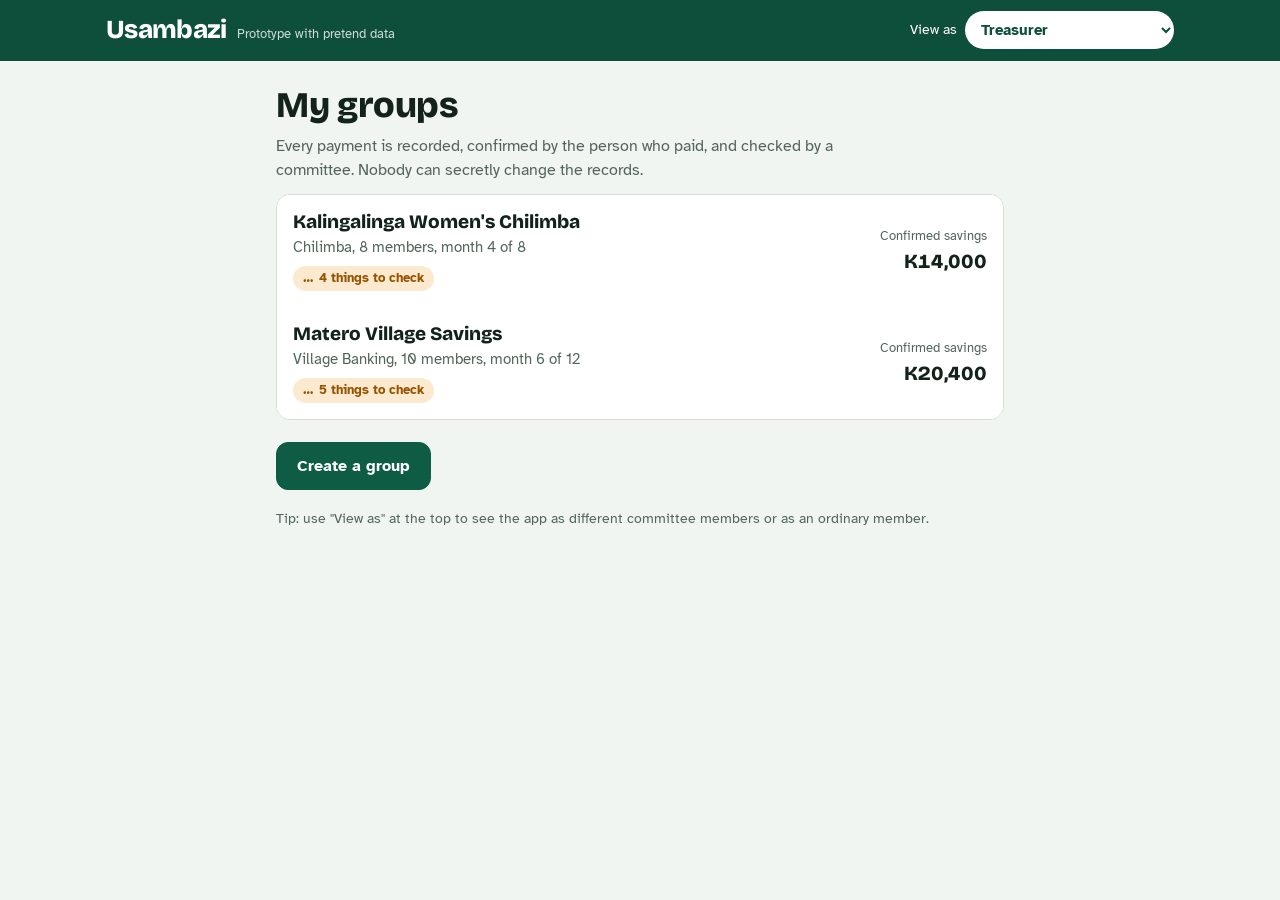
<file: reference/prototype.html>
<!doctype html>
<html lang="en">
<head>
<meta charset="utf-8">
<meta name="viewport" content="width=device-width, initial-scale=1, viewport-fit=cover">
<title>Usambazi</title>
<link rel="preconnect" href="https://fonts.googleapis.com">
<link rel="preconnect" href="https://fonts.gstatic.com" crossorigin>
<link href="https://fonts.googleapis.com/css2?family=Atkinson+Hyperlegible:wght@400;700&family=Bricolage+Grotesque:opsz,wght@12..96,600;12..96,800&display=swap" rel="stylesheet">
<style>
:root{
  box-sizing:border-box;
  padding-top:env(safe-area-inset-top,0px);
  padding-bottom:env(safe-area-inset-bottom,0px);
  color-scheme:light;
  --bg:#F1F5F1; --surface:#FFFFFF; --surface-2:#E7EEE8; --ink:#13221B; --muted:#53655B;
  --line:#D4DDD6; --line-strong:#AFBFB4;
  --primary:#0E5C43; --on-primary:#FFFFFF; --bar:#0D4F3A; --on-bar:#FFFFFF;
  --copper:#A5561B; --copper-light:#D9A57A; --copper-soft:#F5E6D8; --copper-ink:#6E3510;
  --ok:#16703E; --ok-bg:#DFF0E4; --wait:#975400; --wait-bg:#FBEACF; --bad:#B3261E; --bad-bg:#FADFDB;
  --info-bg:#E2ECF5; --focus:#C98A10;
}
@media (prefers-color-scheme: dark){
  :root:not([data-theme="light"]){
    color-scheme:dark;
    --bg:#0E1814; --surface:#16231D; --surface-2:#1E2E26; --ink:#E5EEE8; --muted:#9CB0A4;
    --line:#2A3B33; --line-strong:#466055;
    --primary:#45B98D; --on-primary:#06231A; --bar:#0F3A2C; --on-bar:#F1F7F3;
    --copper:#D98B4E; --copper-light:#8A5226; --copper-soft:#2B2017; --copper-ink:#F0BC92;
    --ok:#6FD39A; --ok-bg:#173826; --wait:#F2B866; --wait-bg:#3A2B12; --bad:#FF8C80; --bad-bg:#40201C;
    --info-bg:#1B2A38; --focus:#F2B866;
  }
}
:root[data-theme="dark"]{
  color-scheme:dark;
  --bg:#0E1814; --surface:#16231D; --surface-2:#1E2E26; --ink:#E5EEE8; --muted:#9CB0A4;
  --line:#2A3B33; --line-strong:#466055;
  --primary:#45B98D; --on-primary:#06231A; --bar:#0F3A2C; --on-bar:#F1F7F3;
  --copper:#D98B4E; --copper-light:#8A5226; --copper-soft:#2B2017; --copper-ink:#F0BC92;
  --ok:#6FD39A; --ok-bg:#173826; --wait:#F2B866; --wait-bg:#3A2B12; --bad:#FF8C80; --bad-bg:#40201C;
  --info-bg:#1B2A38; --focus:#F2B866;
}
*,*::before,*::after{box-sizing:inherit}
html{scroll-padding-top:env(safe-area-inset-top,0px)}
body{margin:0;background:var(--bg);color:var(--ink);font-family:"Atkinson Hyperlegible",system-ui,-apple-system,"Segoe UI",Roboto,Arial,sans-serif;font-size:16px;line-height:1.5;-webkit-text-size-adjust:100%}
h1,h2,h3{font-family:"Bricolage Grotesque","Atkinson Hyperlegible",system-ui,sans-serif;line-height:1.15;margin:0;font-weight:800;letter-spacing:-0.01em}
p{margin:0}
img,svg{max-width:100%}
button{font:inherit}
:focus-visible{outline:3px solid var(--focus);outline-offset:2px}
.muted{color:var(--muted)}
.num{font-variant-numeric:tabular-nums}

/* Top bar */
.topbar{position:sticky;top:env(safe-area-inset-top,0px);z-index:30;background:var(--bar);color:var(--on-bar)}
.topbar-inner{max-width:1100px;margin:0 auto;padding:10px 16px 12px;display:flex;flex-wrap:wrap;align-items:center;justify-content:space-between;gap:8px 16px}
.brand-row{display:flex;align-items:baseline;gap:10px}
.brand{background:none;border:0;color:inherit;padding:0;cursor:pointer;font-family:"Bricolage Grotesque",system-ui,sans-serif;font-weight:800;font-size:26px;letter-spacing:-0.025em}
.proto{font-size:12.5px;opacity:.8}
.viewas{display:flex;align-items:center;gap:8px;font-size:14px}
.seg{display:inline-flex;background:rgba(255,255,255,.13);border-radius:999px;padding:3px}
.seg button{border:0;background:transparent;color:inherit;font-size:14px;padding:6px 12px;border-radius:999px;min-height:36px;cursor:pointer}
.seg button[aria-pressed="true"]{background:#FFFFFF;color:#0D4F3A;font-weight:700}
.who{width:100%;font-size:14px;opacity:.92}

/* Layout */
.layout{max-width:1100px;margin:0 auto}
.content{padding:16px 16px calc(100px + env(safe-area-inset-bottom,0px));max-width:760px;margin:0 auto;outline:none}
.nav{position:fixed;left:0;right:0;bottom:0;z-index:25;background:var(--surface);border-top:1px solid var(--line);display:grid;grid-template-columns:repeat(6,1fr);padding:4px 2px calc(4px + env(safe-area-inset-bottom,0px))}
.nav button{position:relative;background:none;border:0;color:var(--muted);font-size:11.5px;display:flex;flex-direction:column;align-items:center;justify-content:center;gap:2px;padding:6px 0;min-height:56px;cursor:pointer;border-radius:10px}
.nav button[aria-current="page"]{color:var(--primary);font-weight:700}
.nav svg{width:24px;height:24px}
.badge{position:absolute;top:3px;left:calc(50% + 6px);min-width:19px;height:19px;padding:0 5px;border-radius:999px;background:var(--bad);color:#fff;font-size:11.5px;font-weight:700;display:inline-flex;align-items:center;justify-content:center}
@media (min-width:900px){
  .layout.has-nav{display:grid;grid-template-columns:230px minmax(0,1fr);gap:28px;padding:0 16px}
  .nav{position:sticky;top:calc(env(safe-area-inset-top,0px) + 96px);align-self:start;display:flex;flex-direction:column;gap:2px;border:0;background:transparent;padding:24px 0}
  .nav button{flex-direction:row;justify-content:flex-start;gap:12px;font-size:15.5px;padding:10px 14px;min-height:46px}
  .nav button[aria-current="page"]{background:var(--surface);box-shadow:inset 3px 0 0 var(--primary)}
  .badge{position:static;margin-left:auto}
  .content{padding-bottom:56px}
  .layout.has-nav .content{margin:0;padding-left:0;padding-right:0}
}

/* Headings and sections */
.back{display:inline-flex;align-items:center;gap:4px;background:none;border:0;color:var(--primary);font-weight:700;padding:8px 0;cursor:pointer;min-height:44px}
.back svg{width:18px;height:18px}
.group-head h1{font-size:clamp(24px,6.4vw,30px)}
.group-sub{color:var(--muted);margin-top:6px;display:flex;flex-wrap:wrap;gap:6px 10px;align-items:center}
.type-badge{display:inline-flex;align-items:center;gap:5px;background:var(--surface-2);color:var(--ink);font-weight:700;font-size:13.5px;padding:3px 10px;border-radius:6px}
.type-badge svg{width:14px;height:14px}
.page-title{font-size:clamp(28px,8vw,36px);margin-top:8px}
.lede{color:var(--muted);margin-top:8px;max-width:60ch}
.section{margin-top:28px}
.section > h2,.screen-head h2{font-size:21px}
.section > .sub{color:var(--muted);margin-top:4px;font-size:15px}
.screen-head{display:flex;flex-wrap:wrap;align-items:center;justify-content:space-between;gap:12px;margin-top:20px}

/* Lists */
.list{background:var(--surface);border:1px solid var(--line);border-radius:14px;overflow:hidden;margin-top:12px}
.list > * + *{border-top:1px solid var(--line)}
.row{padding:13px 16px;display:flex;justify-content:space-between;align-items:center;gap:12px}
.row .right{text-align:right;display:flex;flex-direction:column;align-items:flex-end;gap:4px}
.meta{color:var(--muted);font-size:14px;overflow-wrap:anywhere}
.role-tag{display:inline-block;font-size:12.5px;font-weight:700;color:var(--primary);border:1.5px solid currentColor;border-radius:6px;padding:0 6px;margin-left:6px;vertical-align:2px}

/* Home group rows */
.grow{width:100%;display:flex;justify-content:space-between;align-items:center;gap:14px;text-align:left;background:var(--surface);border:0;color:inherit;padding:16px;cursor:pointer}
.grow:hover{background:var(--surface-2)}
.grow-name{display:block;font-family:"Bricolage Grotesque",system-ui,sans-serif;font-weight:800;font-size:19px;line-height:1.2}
.grow-meta{display:block;color:var(--muted);font-size:14.5px;margin:3px 0 6px}
.grow-amt{text-align:right;font-family:"Bricolage Grotesque",system-ui,sans-serif;font-weight:800;font-size:20px;white-space:nowrap}
.grow-amt small{display:block;font-family:"Atkinson Hyperlegible",system-ui,sans-serif;font-weight:400;font-size:13px;color:var(--muted)}

/* Where is the money */
.money{background:var(--copper-soft);border-radius:22px;padding:20px 18px 18px;margin-top:18px}
.money h2{font-size:18px;color:var(--copper-ink)}
.money-total{font-family:"Bricolage Grotesque",system-ui,sans-serif;font-weight:800;font-size:clamp(42px,12vw,60px);letter-spacing:-0.035em;line-height:1;margin-top:10px;font-variant-numeric:tabular-nums}
.money-sub{color:var(--muted);margin-top:4px}
.mbar{display:flex;height:22px;border-radius:999px;overflow:hidden;background:var(--line);margin:16px 0 10px}
.mbar span{display:block;height:100%}
.sw-bank{background:var(--primary)}
.sw-momo{background:var(--copper)}
.sw-cash{background:repeating-linear-gradient(135deg,var(--copper) 0 5px,var(--copper-light) 5px 10px)}
.legend{list-style:none;margin:0;padding:0}
.legend li{display:grid;grid-template-columns:16px 1fr auto;gap:10px;align-items:center;padding:7px 0}
.legend li + li{border-top:1px solid rgba(110,53,16,.15)}
.legend .sw{width:16px;height:16px;border-radius:4px}
.legend .amt{font-weight:700;font-variant-numeric:tabular-nums;text-align:right}
.legend .pct{display:block;font-size:12.5px;color:var(--muted);font-weight:400}
.warn{background:var(--surface);border-left:4px solid var(--wait);border-radius:10px;padding:12px 14px;margin-top:14px}
.warn p + p,.warn p + .btn{margin-top:8px}

/* Status pills */
.pill{display:inline-flex;align-items:center;gap:6px;font-size:13px;font-weight:700;padding:3px 10px;border-radius:999px;white-space:nowrap;line-height:1.5}
.pill.ok{background:var(--ok-bg);color:var(--ok)}
.pill.wait{background:var(--wait-bg);color:var(--wait)}
.pill.bad{background:var(--bad-bg);color:var(--bad)}
.pill.none{background:var(--surface-2);color:var(--muted)}

/* Attention list */
.att{display:flex;gap:12px;align-items:flex-start;width:100%;text-align:left;background:var(--surface);border:0;color:inherit;padding:13px 16px;cursor:pointer}
.att:hover{background:var(--surface-2)}
.att .dot{flex:none;width:10px;height:10px;border-radius:50%;margin-top:7px}
.att .dot.bad{background:var(--bad)} .att .dot.wait{background:var(--wait)} .att .dot.ok{background:var(--ok)}
.att strong{display:block}
.att span.meta{display:block}

/* Progress */
.progress{height:10px;background:var(--surface-2);border-radius:999px;overflow:hidden;margin-top:10px}
.progress span{display:block;height:100%;background:var(--ok)}
.month-head{display:flex;justify-content:space-between;align-items:baseline;gap:12px;flex-wrap:wrap}
.big{font-family:"Bricolage Grotesque",system-ui,sans-serif;font-weight:800;font-size:26px;font-variant-numeric:tabular-nums}

/* Entries */
.entry{padding:14px 16px}
.entry-top{display:flex;justify-content:space-between;align-items:flex-start;gap:12px}
.entry .amt{font-family:"Bricolage Grotesque",system-ui,sans-serif;font-weight:800;font-size:21px;font-variant-numeric:tabular-nums;white-space:nowrap}
.entry.superseded .amt{text-decoration:line-through;color:var(--muted)}
.entry .meta{margin-top:4px}
.entry-status{margin-top:8px}
.note{border-radius:8px;padding:8px 11px;font-size:14.5px;margin-top:8px}
.note.bad{background:var(--bad-bg)}
.note.info{background:var(--info-bg)}
.note.plain{background:var(--surface-2);color:var(--muted)}
.actions{display:flex;flex-wrap:wrap;gap:8px;margin-top:12px}

/* Tabs */
.tabs{display:flex;gap:4px;margin-top:16px;background:var(--surface-2);padding:4px;border-radius:12px}
.tabs button{flex:1;border:0;background:transparent;color:var(--muted);padding:9px 10px;border-radius:9px;cursor:pointer;min-height:44px;font-weight:700}
.tabs button[aria-selected="true"]{background:var(--surface);color:var(--ink);box-shadow:0 1px 2px rgba(0,0,0,.08)}
.filter{display:flex;align-items:center;gap:10px;margin-top:12px}
.filter label{margin:0;font-weight:400;color:var(--muted);white-space:nowrap}
.filter select{max-width:280px}

/* Buttons */
.btn{display:inline-flex;align-items:center;justify-content:center;gap:8px;min-height:48px;padding:0 20px;border-radius:12px;border:1.5px solid var(--primary);background:var(--primary);color:var(--on-primary);font-weight:700;cursor:pointer;text-decoration:none;text-align:center}
.btn.ghost{background:transparent;color:var(--primary)}
.btn.small{min-height:42px;padding:0 14px;font-size:15px}
.btn.danger{background:var(--bad);border-color:var(--bad);color:#fff}
.btn.danger-ghost{background:transparent;color:var(--bad);border-color:var(--bad)}
.btn.block{width:100%}
.btn[disabled]{opacity:.5;cursor:not-allowed}
.linkbtn{background:none;border:0;color:var(--primary);font-weight:700;text-decoration:underline;text-underline-offset:3px;padding:8px 0;cursor:pointer;min-height:40px}

/* Forms */
.formcard{background:var(--surface);border:1px solid var(--line);border-radius:16px;padding:6px 16px 18px;margin-top:14px}
.field{margin-top:16px}
.field > label,.field > .label{display:block;font-weight:700;margin-bottom:6px}
.hint{font-size:14px;color:var(--muted);margin-top:5px}
input[type=text],input[type=number],input[type=date],input[type=tel],select,textarea{width:100%;font:inherit;font-size:16px;min-height:48px;padding:10px 12px;border:1.5px solid var(--line-strong);border-radius:10px;background:var(--surface);color:var(--ink)}
textarea{min-height:90px;resize:vertical}
input[aria-invalid="true"],select[aria-invalid="true"],textarea[aria-invalid="true"]{border-color:var(--bad)}
.chips{display:flex;flex-wrap:wrap;gap:8px}
.chip{position:relative}
.chip input{position:absolute;opacity:0;width:1px;height:1px}
.chip span{display:inline-flex;align-items:center;min-height:44px;padding:0 15px;border:1.5px solid var(--line-strong);border-radius:999px;cursor:pointer;background:var(--surface)}
.chip input:checked + span{background:var(--primary);border-color:var(--primary);color:var(--on-primary);font-weight:700}
.chip input:focus-visible + span{outline:3px solid var(--focus);outline-offset:2px}
.typecards{display:grid;gap:10px}
@media (min-width:560px){.typecards{grid-template-columns:1fr 1fr}}
.typecard{position:relative;display:block}
.typecard input{position:absolute;opacity:0;width:1px;height:1px}
.typecard .tc{display:block;border:1.5px solid var(--line-strong);border-radius:14px;padding:14px;cursor:pointer;height:100%;background:var(--surface)}
.typecard .tc strong{display:block;font-family:"Bricolage Grotesque",system-ui,sans-serif;font-size:18px}
.typecard .tc span{display:block;color:var(--muted);font-size:14.5px;margin-top:4px}
.typecard input:checked + .tc{border-color:var(--primary);box-shadow:inset 0 0 0 1.5px var(--primary);background:var(--ok-bg)}
.typecard input:focus-visible + .tc{outline:3px solid var(--focus);outline-offset:2px}
.errors{background:var(--bad-bg);color:var(--bad);border-radius:10px;padding:11px 14px;margin-top:14px;font-weight:700}
.errors ul{margin:4px 0 0;padding-left:18px;font-weight:400;color:var(--ink)}
.infobox{background:var(--info-bg);border-radius:10px;padding:12px 14px;margin-top:14px}
.warnbox{background:var(--wait-bg);border-radius:10px;padding:12px 14px;margin-top:14px}
.mrow{display:grid;grid-template-columns:1fr;gap:8px;padding:12px 0;border-top:1px solid var(--line)}
.mrow:first-of-type{border-top:0}
@media (min-width:560px){.mrow{grid-template-columns:1.4fr 1fr 1fr auto;align-items:end}}
.mrow .x{min-height:48px}
.srcrow{display:grid;grid-template-columns:1fr 130px;gap:10px;align-items:center;padding:8px 0;border-top:1px solid var(--line)}
.srcrow:first-of-type{border-top:0}
.form-actions{display:flex;flex-wrap:wrap;gap:10px;margin-top:22px}

/* Requests */
.req{padding:15px 16px}
.req-top{display:flex;justify-content:space-between;gap:12px;align-items:flex-start}
.req h3{font-size:17.5px}
.votes{list-style:none;padding:0;margin:10px 0 0}
.votes li{font-size:14.5px;padding:3px 0;display:flex;gap:8px}
.votes .v-yes{color:var(--ok);font-weight:700}
.votes .v-no{color:var(--bad);font-weight:700}
.rule{font-size:14px;color:var(--muted);margin-top:6px}

/* Rotation */
.rot{list-style:none;margin:12px 0 0;padding:0;background:var(--surface);border:1px solid var(--line);border-radius:14px;overflow:hidden}
.rot li{display:grid;grid-template-columns:40px 1fr;gap:12px;padding:12px 16px;align-items:center}
.rot li + li{border-top:1px solid var(--line)}
.rot .n{width:34px;height:34px;border-radius:50%;display:flex;align-items:center;justify-content:center;font-weight:700;background:var(--surface-2);color:var(--muted);font-variant-numeric:tabular-nums}
.rot li.done .n{background:var(--ok-bg);color:var(--ok)}
.rot li.now{background:var(--copper-soft)}
.rot li.now .n{background:var(--copper);color:#fff}
.rot .rname{font-weight:700}
.rot .rinfo{display:flex;flex-wrap:wrap;gap:6px 10px;align-items:center;margin-top:2px}
.hero{background:var(--copper-soft);border-radius:20px;padding:18px;margin-top:16px}
.hero h2{font-size:22px;color:var(--copper-ink)}
.hero .who-big{font-family:"Bricolage Grotesque",system-ui,sans-serif;font-weight:800;font-size:clamp(28px,8vw,38px);letter-spacing:-0.02em;margin-top:6px;line-height:1.1}

/* Share-out */
.calc{list-style:none;margin:12px 0 0;padding:0;background:var(--surface);border:1px solid var(--line);border-radius:14px;overflow:hidden}
.calc li{display:flex;justify-content:space-between;gap:12px;padding:11px 16px}
.calc li + li{border-top:1px solid var(--line)}
.calc li.total{font-weight:700;background:var(--surface-2)}
.calc .v{font-variant-numeric:tabular-nums;white-space:nowrap}
.steps{margin:10px 0 0;padding-left:22px}
.steps li{padding:3px 0}
details.share{padding:0}
details.share summary{list-style:none;cursor:pointer;padding:13px 16px;display:grid;grid-template-columns:1fr auto;gap:4px 12px;align-items:center}
details.share summary::-webkit-details-marker{display:none}
details.share summary .pct{color:var(--muted);font-size:14px}
details.share summary .get{font-weight:700;font-variant-numeric:tabular-nums;text-align:right}
details.share summary .open-hint{font-size:13.5px;color:var(--primary);font-weight:700}
details.share[open] summary{background:var(--surface-2)}
details.share .body{padding:6px 16px 14px}
.future{border:1.5px dashed var(--line-strong);border-radius:12px;padding:12px 14px;margin-top:16px;color:var(--muted)}

/* Type lock */
.typelock{display:flex;gap:12px;align-items:flex-start;background:var(--surface);border:1px solid var(--line);border-radius:14px;padding:14px 16px;margin-top:12px}
.typelock svg{width:22px;height:22px;flex:none;margin-top:2px;color:var(--muted)}

/* History */
.hentry{padding:12px 16px;display:grid;grid-template-columns:1fr;gap:2px}
.hentry .who-line{font-weight:700}
.hentry .when{font-size:13.5px;color:var(--muted);font-variant-numeric:tabular-nums}

/* Modal and toast */
.overlay{position:fixed;inset:0;z-index:50;background:rgba(5,15,10,.5);display:flex;align-items:flex-end;justify-content:center}
.dialog{background:var(--surface);color:var(--ink);width:100%;max-width:520px;border-radius:20px 20px 0 0;padding:20px 18px calc(18px + env(safe-area-inset-bottom,0px));max-height:90%;overflow:auto}
.dialog h2{font-size:21px}
.dialog-actions{display:flex;gap:10px;justify-content:flex-end;margin-top:20px;flex-wrap:wrap}
@media (min-width:640px){.overlay{align-items:center}.dialog{border-radius:20px}}
.toast{position:fixed;left:50%;bottom:calc(84px + env(safe-area-inset-bottom,0px));transform:translateX(-50%);background:var(--ink);color:var(--bg);padding:12px 18px;border-radius:12px;z-index:60;max-width:calc(100% - 32px);font-weight:700;box-shadow:0 6px 20px rgba(0,0,0,.25)}
.toast[hidden]{display:none}
@media (min-width:900px){.toast{bottom:28px}}
@media (prefers-reduced-motion:no-preference){.toast{animation:pop .18s ease-out}@keyframes pop{from{opacity:0;transform:translate(-50%,8px)}to{opacity:1;transform:translate(-50%,0)}}}
.empty{padding:22px 16px;color:var(--muted);text-align:center}

/* Version 2 additions */
.viewas label{font-size:14px}
.viewas select{width:auto;max-width:68vw;min-height:38px;padding:4px 12px;border-radius:999px;border:0;background:#FFFFFF;color:#0D4F3A;font-weight:700;font-size:15px}
.sw-lent{background:repeating-linear-gradient(135deg,var(--primary) 0 5px,var(--surface) 5px 10px)}
.nav .desk{display:none}
@media (min-width:900px){.nav .desk{display:flex}}
.calcbox{background:var(--info-bg);border-radius:12px;padding:12px 14px;margin-top:16px}
.calcbox h3{font-size:17px}
.calcbox .steps{margin-top:6px}
.loan{padding:15px 16px}
.loan-top{display:flex;justify-content:space-between;align-items:flex-start;gap:12px}
.loan h3{font-size:18px}
.loan .calc{margin-top:10px}
.loan .calc li{padding:8px 14px;font-size:15px}
.rp{display:flex;justify-content:space-between;align-items:center;gap:10px;padding:8px 0;border-top:1px solid var(--line);flex-wrap:wrap}
.rp:first-child{border-top:0}
.rules{display:grid;gap:8px;margin-top:12px}
@media (min-width:560px){.rules{grid-template-columns:repeat(3,1fr)}}
.rule-item{background:var(--surface);border:1px solid var(--line);border-radius:12px;padding:12px 14px}
.rule-item strong{display:block;font-family:"Bricolage Grotesque",system-ui,sans-serif;font-size:20px}
.rule-item span{color:var(--muted);font-size:14px}
.lock-note{display:flex;gap:8px;align-items:flex-start;color:var(--muted);font-size:14.5px;margin-top:10px}
.lock-note svg{width:18px;height:18px;flex:none;margin-top:2px}
</style>
</head>
<body>
<div id="app"></div>
<div id="modal-root"></div>
<div id="toast" class="toast" role="status" aria-live="polite" hidden></div>
<script>
(function(){
'use strict';

/* ---------- Basic helpers ---------- */
const MONTHS=['January','February','March','April','May','June','July','August','September','October','November','December'];
const SM=['Jan','Feb','Mar','Apr','May','Jun','Jul','Aug','Sep','Oct','Nov','Dec'];
const METHODS=[
  {id:'airtel',label:'Airtel Money',loc:'momo',needsRef:true,hint:'Copy it from the Airtel Money message, e.g. MP261003.0914.A47215'},
  {id:'mtn',label:'MTN MoMo',loc:'momo',needsRef:true,hint:'Copy it from the MTN MoMo message, e.g. 4471029385'},
  {id:'zamtel',label:'Zamtel Kwacha',loc:'momo',needsRef:true,hint:'Copy it from the Zamtel Kwacha message, e.g. ZK20481937'},
  {id:'cash',label:'Cash',loc:'cash',needsRef:false,hint:''},
  {id:'bank',label:'Bank',loc:'bank',needsRef:false,hint:'The number on the bank deposit slip (optional).'}
];
const M=id=>METHODS.find(m=>m.id===id);
const ROLE={chair:'Chairperson',vice:'Vice Chairperson',treasurer:'Treasurer',comms:'Communications',rep:'Member representative',member:'Member'};
const ROLE_ORDER=['chair','vice','treasurer','comms','rep','member'];
const TYPE={chilimba:'Chilimba',village:'Village Banking'};
const MAXM={chilimba:20,village:35};
const MINM=5, MIN_COMMITTEE=4;

const S={groups:[],gid:null,role:'treasurer',screen:'home',payTab:'mine',payMonth:'all',histLimit:40,draft:null,reqKind:null,modalSave:null};

let uid=100; const nid=p=>p+(uid++);
let sd=20261003; const rnd=()=>{sd=(sd*1103515245+12345)%2147483648;return sd/2147483648};
const dg=n=>{let s='';for(let i=0;i<n;i++)s+=Math.floor(rnd()*10);return s};
const p2=n=>String(n).padStart(2,'0');
function makeRef(method,d){
  if(method==='airtel')return 'MP'+String(d.getFullYear()).slice(2)+p2(d.getMonth()+1)+p2(d.getDate())+'.'+p2(d.getHours())+p2(d.getMinutes())+'.'+'ABCDEFGHJK'[Math.floor(rnd()*10)]+dg(5);
  if(method==='mtn')return String(1+Math.floor(rnd()*9))+dg(9);
  if(method==='zamtel')return 'ZK'+dg(8);
  if(method==='bank')return 'Slip '+dg(6);
  return '';
}
const esc=s=>String(s==null?'':s).replace(/[&<>"']/g,c=>({'&':'&amp;','<':'&lt;','>':'&gt;','"':'&quot;',"'":'&#39;'}[c]));
const r2=n=>Math.round(n*100)/100;
const fmtK=n=>{const v=r2(n);const a=Math.abs(v);return (v<0?'−':'')+'K'+a.toLocaleString('en-US',{minimumFractionDigits:a%1?2:0,maximumFractionDigits:2})};
const fmtD=d=>d.getDate()+' '+SM[d.getMonth()]+' '+d.getFullYear();
const fmtDT=d=>fmtD(d)+', '+p2(d.getHours())+':'+p2(d.getMinutes());
const sum=(a,f)=>a.reduce((t,x)=>t+(f?f(x):x),0);
const at=(g,m,day,h,mi)=>new Date(g.startY,g.startM+m-1,day,h,mi||0);
const monthLabel=(g,m)=>{const d=new Date(g.startY,g.startM+m-1,1);return MONTHS[d.getMonth()]+' '+d.getFullYear()};
const mLabel=(g,m)=>'Month '+m+' ('+monthLabel(g,m)+')';
const plural=(n,one,many)=>n+' '+(n===1?one:many);
const normRef=r=>String(r||'').toUpperCase().replace(/\s+/g,'');
const pctTxt=n=>(Math.round(n*10)/10).toString().replace(/\.0$/,'')+'%';

/* ---------- Group data helpers ---------- */
const cur=()=>S.groups.find(g=>g.id===S.gid)||null;
const mem=(g,id)=>g.members.find(m=>m.id===id);
const nm=(g,id)=>id?((mem(g,id)||{}).name||'Someone'):'Usambazi';
const first=(g,id)=>nm(g,id).split(' ')[0];
const byRole=(g,r)=>g.members.find(m=>m.role===r);
const treasurerId=g=>byRole(g,'treasurer').id;
function viewerId(g){
  if(S.role!=='member'){const m=byRole(g,S.role);if(m)return m.id}
  return g.memberView||(byRole(g,'member')||g.members[0]).id;
}
const viewer=g=>mem(g,viewerId(g));
const isAdminId=(g,id)=>{const m=mem(g,id);return !!m&&m.role!=='member'};
const isAdm=g=>viewer(g).role!=='member';
const isT=g=>viewer(g).role==='treasurer';
const isComms=g=>viewer(g).role==='comms';
const privateView=g=>g.type==='village'&&!isAdm(g);
const committee=g=>g.members.filter(m=>m.role!=='member');
const active=g=>g.contributions.filter(c=>!c.supersededBy);
function hist(g,actor,text,time,subject){g.history.push({id:nid('h'),actor,text,time:time||new Date(),subject:subject||null})}
const histVisible=(g,h)=>!privateView(g)||!h.subject||h.subject===viewerId(g);

function monthStatus(g,mid,m){
  const list=active(g).filter(c=>c.memberId===mid&&c.month===m);
  if(!list.length)return {status:'notpaid',amount:0,confirmed:0};
  let st='confirmed';
  if(list.some(c=>c.status==='disputed'))st='disputed';
  else if(list.some(c=>c.status==='waiting'))st='waiting';
  return {status:st,amount:sum(list,c=>c.amount),confirmed:sum(list.filter(c=>c.status==='confirmed'),c=>c.amount)};
}
const savedBy=(g,id)=>r2(sum(active(g).filter(c=>c.memberId===id&&c.status==='confirmed'),c=>c.amount));
const savedConfirmed=g=>r2(sum(active(g).filter(c=>c.status==='confirmed'),c=>c.amount));

/* ---------- Loan maths (flat interest, interest paid first) ---------- */
function lcalc(g,l){
  const rate=g.loanRate/100;
  const interest=r2(l.amount*rate*l.months);
  const total=r2(l.amount+interest);
  const monthly=r2(total/l.months);
  const paid=r2(sum(l.repayments,r=>r.amount));
  const paidConf=r2(sum(l.repayments.filter(r=>r.status==='confirmed'),r=>r.amount));
  const remaining=r2(Math.max(0,total-paid));
  const interestPaid=r2(Math.min(paid,interest));
  const interestConf=r2(Math.min(paidConf,interest));
  const principalPaid=r2(Math.max(0,paid-interest));
  const outstanding=l.sentAt?r2(Math.max(0,l.amount-principalPaid)):0;
  const dueMonth=l.startMonth?l.startMonth+l.months:null;
  const overdue=!!l.sentAt&&remaining>0&&g.currentMonth>dueMonth;
  return {interest,total,monthly,paid,paidConf,remaining,interestPaid,interestConf,principalPaid,outstanding,dueMonth,overdue};
}
const lentOut=g=>r2(sum(g.loans,l=>lcalc(g,l).outstanding));
const interestEarned=g=>r2(sum(g.loans,l=>lcalc(g,l).interestConf));
const openLoan=(g,id)=>g.loans.find(l=>l.memberId===id&&['requested','approved','active'].includes(l.status));
function loanSteps(g,amount,months,you){
  const rate=g.loanRate,per=r2(amount*rate/100),interest=r2(per*months),total=r2(amount+interest),monthly=r2(total/months);
  const w=you?'You':'They';
  return `<ol class="steps">
    <li>${w} borrow <strong>${fmtK(amount)}</strong>.</li>
    <li>Interest is ${rate}% of ${fmtK(amount)} for each month: <strong>${fmtK(per)} a month</strong>.</li>
    <li>For ${plural(months,'month','months')}, that is ${fmtK(per)} × ${months} = <strong>${fmtK(interest)} interest</strong>.</li>
    <li>${w} pay back ${fmtK(amount)} + ${fmtK(interest)} = <strong>${fmtK(total)}</strong>.</li>
    <li>That is <strong>${fmtK(monthly)} a month</strong> for ${plural(months,'month','months')}.</li></ol>`;
}

function holdings(g){
  const h={bank:0,momo:0,cash:0};
  active(g).forEach(c=>{h[M(c.method).loc]+=c.amount});
  g.income.forEach(i=>{h[i.loc]+=i.amount});
  g.transfers.forEach(t=>{h[t.from]-=t.amount;h[t.to]+=t.amount});
  g.outgoing.filter(o=>o.status==='approved'&&o.sources).forEach(o=>{for(const k in o.sources)h[k]-=o.sources[k]});
  g.loans.forEach(l=>{if(l.sentSources)for(const k in l.sentSources)h[k]-=l.sentSources[k];l.repayments.forEach(r=>{h[M(r.method).loc]+=r.amount})});
  for(const k in h)h[k]=r2(h[k]);
  return h;
}
const voted=(o,id)=>o.approvals.some(a=>a.id===id)||o.rejections.some(r=>r.id===id);
function canVote(g,o,id){return o.status==='pending'&&isAdminId(g,id)&&o.requestedBy!==id&&!voted(o,id)}
function attentionCount(g){
  const a=active(g);
  return a.filter(c=>c.status==='waiting'||c.status==='disputed').length+g.outgoing.filter(o=>o.status==='pending').length+g.loans.filter(l=>lcalc(g,l).overdue).length;
}
const srcName=(g,k)=>{const t=nm(g,treasurerId(g));return k==='bank'?'the group bank account':k==='momo'?t+"'s mobile money":'cash kept by '+t};
const locName=(g,k)=>{const t=nm(g,treasurerId(g));return k==='bank'?'Group bank account':k==='momo'?t+"'s mobile money":'Cash kept by '+t};

/* ---------- Actions on data ---------- */
function addContrib(g,o){
  const c=Object.assign({id:nid('p'),status:'waiting',note:''},o);
  if(c.ref===undefined)c.ref=makeRef(c.method,c.time);
  g.contributions.push(c);
  hist(g,c.recordedBy,`Recorded ${fmtK(c.amount)} from ${nm(g,c.memberId)} for ${mLabel(g,c.month)}. Paid by ${M(c.method).label}${c.ref?', reference '+c.ref:''}.`,c.time,c.memberId);
  return c;
}
function confirmC(g,c,time){
  c.status='confirmed';c.confirmedAt=time||new Date();
  hist(g,c.memberId,`Confirmed that the ${fmtK(c.amount)} payment for Month ${c.month} is correct.`,c.confirmedAt,c.memberId);
}
function disputeC(g,c,reason,time){
  c.status='disputed';c.disputeNote=reason;c.disputedAt=time||new Date();
  hist(g,c.memberId,`Said the ${fmtK(c.amount)} payment recorded for Month ${c.month} is wrong: "${reason}"`,c.disputedAt,c.memberId);
}
function addCorrection(g,orig,o){
  const time=new Date();
  const c={id:nid('p'),memberId:orig.memberId,month:orig.month,amount:o.amount,method:o.method,ref:o.ref,time,recordedBy:treasurerId(g),status:'waiting',correctionOf:orig.id,note:o.reason};
  g.contributions.push(c);orig.supersededBy=c.id;orig.supersededAt=time;
  hist(g,c.recordedBy,`Added a correction to ${nm(g,orig.memberId)}'s Month ${orig.month} payment: ${fmtK(orig.amount)} changed to ${fmtK(c.amount)}. Reason: "${o.reason}". The original entry is kept.`,time,orig.memberId);
  return c;
}
function outTitle(g,o){
  if(o.kind==='payout')return `Pay ${fmtK(o.amount)} to ${nm(g,o.to)} (Month ${o.month} receiver)`;
  if(o.kind==='typechange')return `Change the group type to ${TYPE[o.newType]}`;
  if(o.kind==='loan')return `Loan of ${fmtK(o.amount)} to ${nm(g,o.to)} for ${plural(o.months,'month','months')}`;
  return `Spend ${fmtK(o.amount)}: ${o.reason}`;
}
function addOut(g,o){
  const x=Object.assign({id:nid('o'),status:'pending',approvals:[],rejections:[],createdAt:o.time||new Date(),subject:null},o);
  delete x.time;
  x.title=outTitle(g,x);
  g.outgoing.push(x);
  hist(g,x.requestedBy,`Asked for approval: ${x.title}.${x.kind==='loan'?' Reason: "'+x.reason+'"':''}`,x.createdAt,x.subject);
  return x;
}
function evaluate(g,o,time){
  if(o.status!=='pending')return;
  const chairId=byRole(g,'chair').id;
  const leads=g.members.filter(m=>m.role==='chair'||m.role==='vice').map(m=>m.id);
  const voters=committee(g).filter(m=>m.id!==o.requestedBy).length;
  const loan=o.kind==='loan'?g.loans.find(l=>l.id===o.loanId):null;
  if(o.rejections.some(r=>r.id===chairId)||o.rejections.length>voters/2){
    o.status='rejected';o.decidedAt=time;if(loan)loan.status='rejected';
    hist(g,null,`Rejected: ${o.title}.${o.kind==='typechange'?'':' No money was moved.'}`,time,o.subject);return;
  }
  const yes=o.approvals.map(a=>a.id);
  if(yes.length>=2&&yes.some(id=>leads.includes(id))){
    o.status='approved';o.decidedAt=time;
    let msg=`Approved: ${o.title}. The money is now counted as paid out.`;
    if(o.kind==='typechange')msg=`Approved: ${o.title}. It will start with the next cycle.`;
    if(loan){loan.status='approved';msg=`Approved: ${o.title}. The treasurer can now send the money.`}
    hist(g,null,msg,time,o.subject);
  }
}
function vote(g,o,id,kind,time,reason){
  time=time||new Date();
  if(kind==='yes'){o.approvals.push({id,time});hist(g,id,`Voted yes on: ${o.title}.`,time,o.subject)}
  else{o.rejections.push({id,time,reason:reason||''});hist(g,id,`Voted no on: ${o.title}.${reason?' Reason: "'+reason+'"':''}`,time,o.subject)}
  evaluate(g,o,time);
}
const RULE_TEXT='Needs a yes from 2 committee members, including the chairperson or vice chairperson. The person asking cannot vote.';

/* Loans */
function requestLoan(g,who,amount,months,purpose,time){
  const l={id:nid('l'),memberId:who,amount,months,purpose,status:'requested',repayments:[],requestedAt:time};
  g.loans.push(l);
  const o=addOut(g,{kind:'loan',loanId:l.id,amount,months,to:who,reason:purpose,requestedBy:who,subject:who,time});
  l.approvalId=o.id;
  return {l,o};
}
function sendLoan(g,l,src,ref,time,month){
  l.sentAt=time;l.sentSources={[src]:l.amount};l.sentRef=ref;l.startMonth=month;l.status='active';
  hist(g,treasurerId(g),`Sent the ${fmtK(l.amount)} loan to ${nm(g,l.memberId)} from ${srcName(g,src)}. Reference: ${ref}.`,time,l.memberId);
}
function confirmLoanReceived(g,l,time){
  l.receivedAt=time||new Date();
  hist(g,l.memberId,`Confirmed receiving the ${fmtK(l.amount)} loan.`,l.receivedAt,l.memberId);
}
function addRepay(g,l,o){
  const r={id:nid('r'),amount:o.amount,method:o.method,ref:o.ref===undefined?makeRef(o.method,o.time):o.ref,time:o.time,month:o.month,status:'waiting',recordedBy:treasurerId(g)};
  l.repayments.push(r);
  hist(g,r.recordedBy,`Recorded a loan repayment of ${fmtK(r.amount)} from ${nm(g,l.memberId)}. Paid by ${M(r.method).label}${r.ref?', reference '+r.ref:''}.`,r.time,l.memberId);
  if(lcalc(g,l).remaining<=0&&l.status!=='repaid'){l.status='repaid';hist(g,null,`${nm(g,l.memberId)}'s loan of ${fmtK(l.amount)} is fully repaid.`,r.time,l.memberId)}
  return r;
}
function confirmRepay(g,l,r,time){r.status='confirmed';r.confirmedAt=time||new Date();hist(g,l.memberId,`Confirmed the ${fmtK(r.amount)} loan repayment is correct.`,r.confirmedAt,l.memberId)}
function disputeRepay(g,l,r,reason){r.status='disputed';r.disputeNote=reason;hist(g,l.memberId,`Said the ${fmtK(r.amount)} loan repayment is wrong: "${reason}"`,new Date(),l.memberId)}

/* ---------- Demo data ---------- */
function blankGroup(o){return Object.assign({contributions:[],outgoing:[],transfers:[],income:[],history:[],rotation:[],loans:[],loanRate:10,loanMultiple:3,loanMaxMonths:3},o)}
const mkMembers=list=>list.map(([id,name,role,phone])=>({id,name,role,phone}));
function seedChilimba(){
  const g=blankGroup({id:'g1',name:"Kalingalinga Women's Chilimba",type:'chilimba',amount:500,cycle:8,currentMonth:4,startY:2026,startM:6,memberView:'c3'});
  g.members=mkMembers([['c1','Mwila Banda','chair','097 214 5521'],['c2','Chanda Phiri','treasurer','096 880 1290'],['c3','Bwalya Mulenga','member','077 301 4478'],['c4','Mutale Zulu','vice','095 642 0913'],['c5','Thandiwe Lungu','member','097 559 2306'],['c6','Natasha Tembo','comms','096 118 7724'],['c7','Precious Chileshe','rep','076 903 5512'],['c8','Memory Sakala','member','095 270 3369']]);
  g.rotation=['c4','c6','c8','c3','c7','c5','c1','c2'];
  const how={c1:'mtn',c2:'cash',c3:'airtel',c4:'airtel',c5:'airtel',c6:'bank',c7:'mtn',c8:'zamtel'};
  const T='c2';
  hist(g,'c1','Created the group as a Chilimba: 8 members, K500 each per month, 8-month cycle.',new Date(2026,5,27,16,5));
  hist(g,'c1','Set up the committee: chairperson, vice chairperson, treasurer, communications and a member representative.',new Date(2026,5,27,16,9));
  hist(g,'c1','Set the order for receiving the pot. The treasurer, Chanda Phiri, receives last.',new Date(2026,5,27,16,12));
  for(let m=1;m<=3;m++){
    g.members.forEach((mb,i)=>{
      const t=at(g,m,1+(i%4),7+i,(i*13+m*7)%60);
      const c=addContrib(g,{memberId:mb.id,amount:500,month:m,method:how[mb.id],time:t,recordedBy:T});
      confirmC(g,c,new Date(t.getTime()+(1+i%3)*3600e3+17*60e3));
    });
    const t=at(g,m,6,15,30);
    const o=addOut(g,{kind:'payout',month:m,to:g.rotation[m-1],amount:4000,sources:{momo:3000,cash:500,bank:500},reason:'',requestedBy:T,time:t});
    vote(g,o,'c1','yes',new Date(t.getTime()+40*60e3));
    vote(g,o,m===1?'c6':m===2?'c4':'c7','yes',new Date(t.getTime()+95*60e3));
  }
  const plan=[['c1','confirmed',1,8,5],['c2','confirmed',1,8,40],['c4','confirmed',2,12,15],['c6','confirmed',2,14,2],['c5','disputed',2,18,22],['c3','waiting',3,9,12],['c7','waiting',3,10,40]];
  plan.forEach(([id,st,day,h,mi])=>{
    const t=at(g,4,day,h,mi);
    const c=addContrib(g,{memberId:id,amount:id==='c5'?300:500,month:4,method:how[id],time:t,recordedBy:T});
    if(st==='confirmed')confirmC(g,c,new Date(t.getTime()+2*3600e3));
    if(st==='disputed')disputeC(g,c,'I sent K500 on Airtel Money, not K300. My Airtel message shows K500.',new Date(t.getTime()+3*3600e3));
  });
  const w=addOut(g,{kind:'withdrawal',amount:60,sources:{cash:60},reason:'Buy a receipt book and airtime for payment reminders',requestedBy:T,time:at(g,4,2,17,30)});
  vote(g,w,'c4','yes',at(g,4,2,19,5));
  return g;
}
function seedVillage(){
  const g=blankGroup({id:'g2',name:'Matero Village Savings',type:'village',amount:100,cycle:12,currentMonth:6,startY:2026,startM:4,memberView:'v3'});
  g.members=mkMembers([['v1','Kelvin Chanda','chair','097 410 2287'],['v2','Agnes Mwale','treasurer','096 225 8013'],['v3','Joseph Tembo','member','077 618 3390'],['v4','Esther Banda','vice','095 334 7125'],['v5','Moses Phiri','member','097 902 4461'],['v6','Ruth Zulu','comms','096 571 0038'],['v7','Peter Lungu','member','076 248 9914'],['v8','Mercy Mulenga','rep','095 863 2207'],['v9','Davies Bwalya','member','097 137 5582'],['v10','Brenda Musonda','member','096 690 4475']]);
  const how={v1:'bank',v2:'cash',v3:'mtn',v4:'airtel',v5:'mtn',v6:'zamtel',v7:'cash',v8:'bank',v9:'airtel',v10:'mtn'};
  const base=[400,300,250,500,200,350,150,600,300,200],vary=[0,50,-50,100,0,50];
  const T='v2';
  hist(g,'v1','Created the group as Village Banking: 10 members, at least K100 saved each month, 12-month cycle. Loans: 10% interest a month, up to 3 times your savings, repaid within 3 months.',new Date(2026,3,28,14,0));
  hist(g,'v1','Set up the committee: chairperson, vice chairperson, treasurer, communications and a member representative.',new Date(2026,3,28,14,6));
  g.income.push({id:nid('i'),label:'Registration fees (K50 from each member)',amount:500,loc:'bank',month:1,time:at(g,1,2,10,0)});
  hist(g,T,'Recorded K500 group income: registration fees (K50 from each member), paid into the group bank account.',at(g,1,2,10,0));
  for(let m=1;m<=6;m++){
    g.members.forEach((mb,i)=>{
      if(m===6&&mb.id==='v7')return;
      const amt=Math.max(100,base[i]+vary[(i+m)%6]);
      const t=at(g,m,m===6?1+(i%3):1+(i%5),7+i,(i*11+m*5)%60);
      const c=addContrib(g,{memberId:mb.id,amount:amt,month:m,method:how[mb.id],time:t,recordedBy:T});
      if(!(m===6&&(mb.id==='v3'||mb.id==='v9')))confirmC(g,c,new Date(t.getTime()+(2+i%4)*3600e3));
    });
    if(m===3){g.income.push({id:nid('i'),label:'Late payment fines',amount:200,loc:'cash',month:3,time:at(g,3,6,11,0)});hist(g,T,'Recorded K200 group income: late payment fines, kept as cash.',at(g,3,6,11,0))}
    if(m===5){g.income.push({id:nid('i'),label:'Late payment fines',amount:150,loc:'cash',month:5,time:at(g,5,6,11,30)});hist(g,T,'Recorded K150 group income: late payment fines, kept as cash.',at(g,5,6,11,30))}
    if(m<=5){
      const mc=g.contributions.filter(c=>c.month===m);
      const momo=sum(mc.filter(c=>M(c.method).loc==='momo'),c=>c.amount);
      const cash=sum(mc.filter(c=>M(c.method).loc==='cash'),c=>c.amount)+sum(g.income.filter(i=>i.month===m&&i.loc==='cash'),i=>i.amount);
      const t=at(g,m,8,10,15);
      g.transfers.push({id:nid('t'),from:'momo',to:'bank',amount:momo,time:t,by:T,ref:'Slip '+dg(6)});
      hist(g,T,`Moved ${fmtK(momo)} from mobile money to the group bank account.`,t);
      const t2=at(g,m,8,10,40);
      g.transfers.push({id:nid('t'),from:'cash',to:'bank',amount:cash,time:t2,by:T,ref:'Slip '+dg(6)});
      hist(g,T,`Deposited ${fmtK(cash)} cash into the group bank account.`,t2);
    }
    if(m===2){
      const o=addOut(g,{kind:'withdrawal',amount:120,sources:{bank:120},reason:'Print member savings cards',requestedBy:T,time:at(g,2,15,9,0)});
      vote(g,o,'v1','yes',at(g,2,15,12,10));vote(g,o,'v8','yes',at(g,2,15,13,45));
    }
    if(m===4){
      const o=addOut(g,{kind:'withdrawal',amount:1000,sources:{bank:1000},reason:'Lend money to a friend who is not a member',requestedBy:T,time:at(g,4,18,16,0)});
      vote(g,o,'v4','no',at(g,4,18,18,20),'We only lend to members.');
      vote(g,o,'v1','no',at(g,4,18,19,0),'Our rules do not allow lending to non-members.');
    }
  }
  const loans=[
    {who:'v4',amount:2000,months:2,purpose:'Buy stock for my salon',m:2,day:10,votes:['v1','v6'],pays:[[3,5,1200,'airtel'],[4,5,1200,'airtel']]},
    {who:'v7',amount:800,months:1,purpose:'Pay school fees for my son',m:3,day:12,votes:['v1','v8'],pays:[[4,6,400,'cash']]},
    {who:'v5',amount:1000,months:2,purpose:'Buy seed and fertiliser',m:4,day:9,votes:['v4','v8'],pays:[[5,5,600,'mtn']]},
    {who:'v3',amount:1500,months:3,purpose:'Buy a second-hand sewing machine',m:5,day:10,votes:['v1','v6'],pays:[[6,2,650,'mtn']]}
  ];
  loans.forEach(s=>{
    const t=at(g,s.m,s.day,9,30);
    const {l,o}=requestLoan(g,s.who,s.amount,s.months,s.purpose,t);
    s.votes.forEach((v,i)=>vote(g,o,v,'yes',new Date(t.getTime()+(i+1)*3*3600e3)));
    const ts=at(g,s.m,s.day+2,11,0);
    sendLoan(g,l,'bank','Slip '+dg(6),ts,s.m);
    confirmLoanReceived(g,l,new Date(ts.getTime()+2*3600e3));
    s.pays.forEach(([m,day,amt,method])=>{
      const tr=at(g,m,day,10,20);
      const r=addRepay(g,l,{amount:amt,method,time:tr,month:m});
      confirmRepay(g,l,r,new Date(tr.getTime()+3*3600e3));
      if(m<6){const loc=M(method).loc;const tt=at(g,m,9,9,0);g.transfers.push({id:nid('t'),from:loc,to:'bank',amount:amt,time:tt,by:T,ref:'Slip '+dg(6)});hist(g,T,`Moved ${fmtK(amt)} of loan repayments to the group bank account.`,tt)}
    });
  });
  const pend=requestLoan(g,'v9',1200,2,'Restock my shop',at(g,6,2,9,30));
  vote(g,pend.o,'v6','yes',at(g,6,2,13,15));
  addOut(g,{kind:'withdrawal',amount:45,sources:{bank:45},reason:'Monthly bank account charge',requestedBy:T,time:at(g,6,2,16,20)});
  return g;
}
S.groups=[seedChilimba(),seedVillage()];

/* ---------- Icons ---------- */
const IC={
  home:'<path d="M3 11l9-7 9 7v9a1 1 0 0 1-1 1h-5v-6h-6v6H4a1 1 0 0 1-1-1z"/>',
  receipt:'<path d="M6 3h12v18l-3-2-3 2-3-2-3 2z"/><path d="M9 8h6M9 12h6M9 16h3"/>',
  people:'<circle cx="9" cy="8" r="3.5"/><path d="M2.5 20c.8-3.5 3.4-5.5 6.5-5.5s5.7 2 6.5 5.5"/><path d="M16 4.6a3.5 3.5 0 0 1 0 6.8M18 14.6c2 .7 3.2 2.5 3.5 5.4"/>',
  cycle:'<path d="M20 12a8 8 0 1 1-2.3-5.7"/><path d="M20 4v5h-5"/>',
  pie:'<circle cx="12" cy="12" r="9"/><path d="M12 3v9h9"/>',
  shield:'<path d="M12 3l8 3v6c0 4.5-3.4 8-8 9-4.6-1-8-4.5-8-9V6z"/><path d="M8.5 12l2.5 2.5 4.5-5"/>',
  clock:'<circle cx="12" cy="12" r="9"/><path d="M12 7v5l3 2"/>',
  back:'<path d="M15 5l-7 7 7 7"/>',
  lock:'<rect x="5" y="11" width="14" height="10" rx="2"/><path d="M8 11V8a4 4 0 0 1 8 0v3"/>',
  hand:'<path d="M3 14h3l3-2h5a1.5 1.5 0 0 1 0 3h-3"/><path d="M14 15l4.5-2.2a1.6 1.6 0 0 1 1.8 2.6L15 19H6l-3-1"/><circle cx="15" cy="6" r="3"/>',
  eye:'<path d="M2 12s3.6-7 10-7 10 7 10 7-3.6 7-10 7S2 12 2 12z"/><circle cx="12" cy="12" r="3"/>'
};
const icon=n=>`<svg viewBox="0 0 24 24" fill="none" stroke="currentColor" stroke-width="1.8" stroke-linecap="round" stroke-linejoin="round" aria-hidden="true">${IC[n]}</svg>`;

/* ---------- Small UI parts ---------- */
const PILL={confirmed:['ok','Confirmed','✓'],waiting:['wait','Waiting for confirmation','…'],disputed:['bad','Disputed','!'],notpaid:['none','Not paid yet','–'],pending:['wait','Pending approval','…'],approved:['ok','Approved','✓'],rejected:['bad','Rejected','✕'],corrected:['none','Replaced by a correction','↺'],overdue:['bad','Overdue','!'],repaying:['wait','Being repaid','…'],repaid:['ok','Fully repaid','✓'],tosend:['wait','Approved, waiting to be sent','…']};
function pill(st,text){const p=PILL[st];return `<span class="pill ${p[0]}"><span aria-hidden="true">${p[2]}</span>${esc(text||p[1])}</span>`}
const privacyNote=txt=>`<p class="lock-note">${icon('eye')}<span>${txt}</span></p>`;

function topbar(g){
  let opts,who='';
  if(g){
    opts=ROLE_ORDER.filter(r=>r==='member'||byRole(g,r)).map(r=>{const id=r==='member'?(g.memberView||byRole(g,'member').id):byRole(g,r).id;return `<option value="${r}"${S.role===r?' selected':''}>${ROLE[r]} (${esc(nm(g,id))})</option>`}).join('');
    const v=viewer(g);
    who=`<p class="who">You are seeing what <strong>${esc(v.name)}</strong> sees, as ${v.role==='member'?'an ordinary member':'the '+ROLE[v.role].toLowerCase()}${v.role!=='member'?' (committee)':''}.</p>`;
  } else opts=ROLE_ORDER.map(r=>`<option value="${r}"${S.role===r?' selected':''}>${ROLE[r]}</option>`).join('');
  return `<header class="topbar"><div class="topbar-inner">
    <div class="brand-row"><button class="brand" data-action="home">Usambazi</button><span class="proto">Prototype with pretend data</span></div>
    <div class="viewas"><label for="viewas">View as</label><select id="viewas">${opts}</select></div>
    ${who}</div></header>`;
}
function nav(g){
  const vid=viewerId(g);
  const myWaiting=active(g).filter(c=>c.memberId===vid&&c.status==='waiting').length;
  const votes=g.outgoing.filter(o=>canVote(g,o,vid)&&(o.kind!=='loan'||!privateView(g))).length;
  const loanBadge=g.loans.filter(l=>(l.memberId===vid&&((l.sentAt&&!l.receivedAt)||l.repayments.some(r=>r.status==='waiting')))||(isT(g)&&l.status==='approved')).length;
  const items=g.type==='chilimba'
    ?[['overview','Overview','home'],['payments','Payments','receipt',myWaiting],['members','Members','people'],['cycle','Turns','cycle'],['approvals','Approvals','shield',votes],['history','History','clock']]
    :[['overview','Overview','home'],['payments','Payments','receipt',myWaiting],['loans','Loans','hand',loanBadge],['cycle','Share-out','pie'],['approvals','Approvals','shield',votes],['members','Members','people',0,true],['history','History','clock']];
  const map={record:'payments',request:'approvals',move:'overview',loanreq:'loans'};
  const on=map[S.screen]||S.screen;
  return `<nav class="nav" aria-label="Group menu">${items.map(([s,l,ic,b,desk])=>`<button${desk?' class="desk"':''} data-action="go" data-screen="${s}"${on===s?' aria-current="page"':''}>${icon(ic)}<span>${l}</span>${b?`<span class="badge" aria-label="${b} waiting for you">${b}</span>`:''}</button>`).join('')}</nav>`;
}
function groupHead(g){
  return `<button class="back" data-action="home">${icon('back')}All groups</button>
  <div class="group-head"><h1>${esc(g.name)}</h1>
  <p class="group-sub"><span class="type-badge">${icon('lock')}${TYPE[g.type]}</span><span>${g.members.length} members</span><span>Month ${g.currentMonth} of ${g.cycle}, ${monthLabel(g,g.currentMonth)}</span></p></div>`;
}
function backTo(screen,label){return `<button class="back" data-action="go" data-screen="${screen}">${icon('back')}${label}</button>`}

/* ---------- Screens ---------- */
function home(){
  const rows=S.groups.map(g=>{
    const att=attentionCount(g);
    return `<button class="grow" data-action="open" data-id="${g.id}">
      <span><span class="grow-name">${esc(g.name)}</span><span class="grow-meta">${TYPE[g.type]}, ${g.members.length} members, month ${g.currentMonth} of ${g.cycle}</span>${att?pill('waiting',plural(att,'thing','things')+' to check'):pill('confirmed','All up to date')}</span>
      <span class="grow-amt num"><small>Confirmed savings</small>${fmtK(savedConfirmed(g))}</span></button>`;
  }).join('');
  return `<h1 class="page-title">My groups</h1>
  <p class="lede">Every payment is recorded, confirmed by the person who paid, and checked by a committee. Nobody can secretly change the records.</p>
  <div class="list">${rows||'<p class="empty">You are not in any group yet.</p>'}</div>
  <div class="form-actions"><button class="btn" data-action="new-group">Create a group</button></div>
  <p class="hint" style="margin-top:18px">Tip: use "View as" at the top to see the app as different committee members or as an ordinary member.</p>`;
}

function moneyCard(g){
  const h=holdings(g),lent=lentOut(g),held=r2(h.bank+h.momo+h.cash),total=r2(held+lent),tName=nm(g,treasurerId(g));
  const tHeld=r2(h.momo+h.cash),share=total>0?tHeld/total:0;
  const keys=[['bank','sw-bank',h.bank,locName(g,'bank')],['momo','sw-momo',h.momo,locName(g,'momo')],['cash','sw-cash',h.cash,locName(g,'cash')]];
  if(g.type==='village')keys.push(['lent','sw-lent',lent,'Lent out to members (being repaid)']);
  const bar=total>0?keys.map(([k,c,v])=>v>0?`<span class="${c}" style="width:${v/total*100}%"></span>`:'').join(''):'';
  const legend=keys.map(([k,c,v,label])=>`<li><span class="sw ${c}"></span><span>${esc(label)}</span><span class="amt">${fmtK(v)}<span class="pct">${total>0?Math.round(v/total*100):0}%</span></span></li>`).join('');
  let warn='';
  if(share>0.5&&tHeld>1000){
    warn=`<div class="warn"><p><strong>${esc(tName)} is holding ${fmtK(tHeld)}, which is ${Math.round(share*100)}% of the group's money.</strong></p><p>It is safer to keep most of it in the group bank account, where taking money out needs more than one signature.</p>${isT(g)?'<button class="btn small" data-action="go" data-screen="move">Move money to the bank</button>':''}</div>`;
  } else if(isT(g)&&tHeld>0){
    warn=`<div style="margin-top:12px"><button class="btn small ghost" data-action="go" data-screen="move">Move money to the bank</button></div>`;
  }
  return `<section class="money" aria-labelledby="money-h"><h2 id="money-h">Where is the money?</h2>
    <p class="money-total">${fmtK(total)}</p><p class="money-sub">${total>0?'belongs to the group right now':'No money is held yet.'}</p>
    ${total>0?`<div class="mbar" aria-hidden="true">${bar}</div><ul class="legend">${legend}</ul>`:''}${warn}</section>`;
}

function overview(g){
  const vid=viewerId(g),a=active(g),cm=g.currentMonth,priv=privateView(g),adm=isAdm(g);
  const myW=a.filter(c=>c.memberId===vid&&c.status==='waiting').length;
  const disp=a.filter(c=>c.status==='disputed').length;
  const waitAll=a.filter(c=>c.status==='waiting').length-myW;
  const pend=g.outgoing.filter(o=>o.status==='pending'&&(!priv||o.kind!=='loan'||o.subject===vid));
  const myVotes=pend.filter(o=>canVote(g,o,vid)).length;
  const notPaid=g.members.filter(mb=>monthStatus(g,mb.id,cm).status==='notpaid');
  const myLoanTodo=g.loans.filter(l=>l.memberId===vid&&((l.sentAt&&!l.receivedAt)||l.repayments.some(r=>r.status==='waiting'))).length;
  const toSend=isT(g)?g.loans.filter(l=>l.status==='approved').length:0;
  const overdue=g.loans.filter(l=>lcalc(g,l).overdue&&(adm||l.memberId===vid));
  const items=[];
  if(myW)items.push(['bad',`You have ${plural(myW,'payment','payments')} to confirm`,'Check it against your mobile money message.','payments','mine']);
  if(myLoanTodo)items.push(['bad','Your loan needs you to confirm something','Check the money you received or repaid.','loans']);
  if(myVotes)items.push(['bad',`${plural(myVotes,'request needs','requests need')} your vote`,'Money cannot leave the group until the committee approves it.','approvals']);
  if(toSend)items.push(['bad',`${plural(toSend,'approved loan is','approved loans are')} waiting for you to send`,'','loans']);
  if(overdue.length)items.push(['bad',`${plural(overdue.length,'loan is','loans are')} overdue`,adm?overdue.map(l=>nm(g,l.memberId)).join(', '):'Please repay as soon as you can.','loans']);
  if(!priv){
    if(disp)items.push(['bad',`${plural(disp,'payment is','payments are')} disputed`,'Everyone can see these until the treasurer adds a correction.','payments','all']);
    if(waitAll>0)items.push(['wait',`${plural(waitAll,'payment is','payments are')} waiting for members to confirm`,'','payments','all']);
    if(pend.length&&!myVotes)items.push(['wait',`${plural(pend.length,'request is','requests are')} waiting for committee approval`,'','approvals']);
  }
  if(notPaid.length)items.push(['wait',`${plural(notPaid.length,'member has','members have')} not paid for Month ${cm} yet`,notPaid.map(m=>m.name).join(', '),'members']);
  const att=items.length?items.map(([c,t,s,scr,tab])=>`<button class="att" data-action="go" data-screen="${scr}"${tab?` data-tab="${tab}"`:''}><span class="dot ${c}"></span><span><strong>${esc(t)}</strong>${s?`<span class="meta">${esc(s)}</span>`:''}</span></button>`).join(''):`<div class="att" style="cursor:default"><span class="dot ok"></span><span><strong>Nothing needs attention right now</strong></span></div>`;

  let month='';
  const conf=sum(g.members,mb=>monthStatus(g,mb.id,cm).confirmed);
  const rows=g.members.map(mb=>{const s=monthStatus(g,mb.id,cm);const showAmt=!priv||mb.id===vid;return `<div class="row"><span>${esc(mb.name)}${mb.id===vid?' <span class="muted">(you)</span>':''}${showAmt?`<span class="meta" style="display:block">${s.amount?fmtK(s.amount)+' recorded':'Nothing recorded'}</span>`:''}</span>${pill(s.status)}</div>`}).join('');
  if(g.type==='chilimba'){
    const pot=g.amount*g.members.length,rec=g.rotation[cm-1];
    month=`<div class="month-head"><span class="big">${fmtK(conf)} <span class="muted" style="font-size:17px;font-weight:600">of ${fmtK(pot)} confirmed</span></span></div>
    <div class="progress" role="img" aria-label="${Math.round(conf/pot*100)}% of the pot confirmed"><span style="width:${Math.min(100,conf/pot*100)}%"></span></div>
    <p class="meta" style="margin-top:8px">This month's pot goes to <strong style="color:var(--ink)">${esc(nm(g,rec))}</strong>.</p>`;
  }else{
    const paid=g.members.filter(mb=>monthStatus(g,mb.id,cm).status!=='notpaid').length;
    month=`<div class="month-head"><span class="big">${fmtK(conf)} <span class="muted" style="font-size:17px;font-weight:600">saved and confirmed this month</span></span></div>
    <p class="meta" style="margin-top:6px">${paid} of ${g.members.length} members have paid. The minimum saving is ${fmtK(g.amount)}.</p>`;
  }
  const typePending=g.outgoing.some(o=>o.kind==='typechange'&&o.status==='pending');
  let totals='';
  if(g.type==='chilimba'){const po=g.outgoing.filter(o=>o.kind==='payout'&&o.status==='approved');totals=`${fmtK(sum(po,o=>o.amount))} paid out so far to ${plural(po.length,'member','members')}.`}
  else totals=`${fmtK(savedConfirmed(g))} confirmed savings and ${fmtK(interestEarned(g))} loan interest received so far this cycle.`;
  const comm=committee(g).map(m=>`<div class="row"><span><strong>${esc(m.name)}</strong>${m.id===vid?' <span class="muted">(you)</span>':''}</span><span class="meta">${ROLE[m.role]}</span></div>`).join('');

  return groupHead(g)+moneyCard(g)+`
  <section class="section"><h2>Needs attention</h2><div class="list">${att}</div></section>
  <section class="section"><h2>This month: ${esc(mLabel(g,cm))}</h2><p class="sub">${esc(totals)}</p>
    <div class="formcard" style="padding:16px">${month}</div><div class="list">${rows}</div>
    ${priv?privacyNote("You can see who has paid, but only the committee can see other members' amounts."):''}
    ${g.type==='village'?'<div class="form-actions"><button class="btn small ghost" data-action="go" data-screen="members">See all members</button></div>':''}</section>
  <section class="section"><h2>Committee</h2><p class="sub">The committee checks the records and approves any money leaving the group.</p><div class="list">${comm}</div></section>
  <section class="section"><h2>Group type</h2>
    <div class="typelock">${icon('lock')}<div><strong>${TYPE[g.type]}, locked</strong><p class="meta">Changing the type changes how everyone's money is worked out, so it needs committee approval.</p>
    ${typePending?'<p class="meta" style="margin-top:6px"><strong>A request to change the type is waiting for approval.</strong></p>':'<button class="linkbtn" data-action="ask-type">Ask to change the type</button>'}</div></div></section>`;
}

function entry(g,c,vid){
  const sup=c.supersededBy?g.contributions.find(x=>x.id===c.supersededBy):null;
  const orig=c.correctionOf?g.contributions.find(x=>x.id===c.correctionOf):null;
  const st=sup?'corrected':c.status;
  let notes='';
  if(c.status==='disputed'&&c.disputeNote)notes+=`<p class="note bad"><strong>${esc(first(g,c.memberId))} says:</strong> "${esc(c.disputeNote)}"</p>`;
  if(orig)notes+=`<p class="note info">This corrects the ${fmtK(orig.amount)} entry from ${fmtD(orig.time)}. Reason: "${esc(c.note)}"</p>`;
  if(sup)notes+=`<p class="note plain">Replaced by a correction on ${fmtD(c.supersededAt)}. It stays here so everyone can see what changed.</p>`;
  if(c.note&&!orig)notes+=`<p class="note plain">Note: ${esc(c.note)}</p>`;
  let acts='';
  if(!sup&&c.memberId===vid&&c.status==='waiting')acts+=`<button class="btn small" data-action="confirm" data-id="${c.id}">Yes, I paid this</button><button class="btn small danger-ghost" data-action="dispute" data-id="${c.id}">This is wrong</button>`;
  if(!sup&&isT(g))acts+=`<button class="btn small ghost" data-action="correct" data-id="${c.id}">Fix with a correction</button>`;
  return `<article class="entry${sup?' superseded':''}">
    <div class="entry-top"><div><strong>${esc(nm(g,c.memberId))}</strong>${c.memberId===vid?' <span class="muted">(you)</span>':''}<div class="meta">${esc(mLabel(g,c.month))}</div></div><div class="amt">${fmtK(c.amount)}</div></div>
    <p class="meta">${esc(M(c.method).label)}${c.ref?', ref '+esc(c.ref):''}. Recorded by ${esc(nm(g,c.recordedBy))} on ${fmtDT(c.time)}.</p>
    <div class="entry-status">${pill(st)}</div>${notes}${acts?`<div class="actions">${acts}</div>`:''}</article>`;
}

function payments(g){
  const vid=viewerId(g),priv=privateView(g);
  if(priv)S.payTab='mine';
  const sorted=[...g.contributions].sort((a,b)=>b.time-a.time);
  let list,top='';
  if(S.payTab==='mine'){
    list=sorted.filter(c=>c.memberId===vid);
    const w=list.filter(c=>c.status==='waiting'&&!c.supersededBy).length;
    if(w)top=`<div class="infobox">Before you confirm, check each payment against the message from your mobile money provider or your cash receipt.</div>`;
  }else{
    list=S.payMonth==='all'?sorted:sorted.filter(c=>c.month===+S.payMonth);
    const opts=['<option value="all">All months</option>'].concat(Array.from({length:g.currentMonth},(_,i)=>`<option value="${i+1}"${String(i+1)===String(S.payMonth)?' selected':''}>${esc(mLabel(g,i+1))}</option>`));
    top=`<div class="filter"><label for="pay-month">Show</label><select id="pay-month">${opts.join('')}</select></div>`;
    if(!isT(g))top+=`<p class="hint">Only the treasurer can record payments. You can confirm or dispute your own.</p>`;
  }
  const tabs=priv?privacyNote('In village banking, you see only your own payments. The committee sees everyone\'s, and the group totals are on the Overview.'):`<div class="tabs" role="tablist"><button role="tab" data-action="tab" data-tab="mine" aria-selected="${S.payTab==='mine'}">My payments</button><button role="tab" data-action="tab" data-tab="all" aria-selected="${S.payTab==='all'}">All payments</button></div>`;
  return groupHead(g)+`<div class="screen-head"><h2>Payments</h2>${isT(g)?'<button class="btn" data-action="go" data-screen="record">Record a payment</button>':''}</div>
  ${tabs}${top}<div class="list">${list.length?list.map(c=>entry(g,c,vid)).join(''):'<p class="empty">No payments to show.</p>'}</div>`;
}

function methodChips(name,selected){
  return `<div class="chips" role="radiogroup">${METHODS.map(m=>`<label class="chip"><input type="radio" name="${name}" value="${m.id}"${selected===m.id?' checked':''}><span>${m.label}</span></label>`).join('')}</div>`;
}
function refField(prefix,method){
  const m=method?M(method):null;
  const hide=m&&m.id==='cash';
  return `<div class="field" id="${prefix}-refwrap"${hide?' hidden':''}><label for="${prefix}-ref" id="${prefix}-reflabel">${m&&!m.needsRef?'Deposit slip number (optional)':'Transaction reference'}</label><input type="text" id="${prefix}-ref" autocomplete="off"><p class="hint" id="${prefix}-refhint">${m?esc(m.hint):'Needed for mobile money. It lets anyone trace the payment.'}</p></div>
  <p class="hint" id="${prefix}-cashhint"${hide?'':' hidden'}>For cash, write the member a receipt as well.</p>`;
}
function record(g){
  if(!isT(g))return groupHead(g)+`<p class="infobox">Only the treasurer can record payments.</p>`;
  const today=new Date();const iso=today.getFullYear()+'-'+p2(today.getMonth()+1)+'-'+p2(today.getDate());
  return backTo('payments','Payments')+`<h1 class="page-title">Record a payment</h1>
  <p class="lede">The member will be asked to confirm it. Once saved, a payment cannot be edited or deleted. Mistakes are fixed with a correction that the committee can see.</p>
  <div id="rec-errors"></div>
  <div class="formcard">
    <div class="field"><label for="f-member">Who paid?</label><select id="f-member"><option value="">Choose a member</option>${g.members.map(m=>`<option value="${m.id}">${esc(m.name)}</option>`).join('')}</select></div>
    <div class="field"><label for="f-amount">Amount (K)</label><input type="number" id="f-amount" inputmode="decimal" min="0" step="0.01" value="${g.type==='chilimba'?g.amount:''}">${g.type==='chilimba'?`<p class="hint">Everyone in this chilimba pays ${fmtK(g.amount)} a month.</p>`:`<p class="hint">The minimum saving is ${fmtK(g.amount)}. Loan repayments are recorded on the Loans screen.</p>`}</div>
    <div class="field"><label for="f-month">For which month?</label><select id="f-month">${Array.from({length:g.cycle},(_,i)=>`<option value="${i+1}"${i+1===g.currentMonth?' selected':''}>${esc(mLabel(g,i+1))}</option>`).join('')}</select></div>
    <div class="field"><label for="f-date">Date paid</label><input type="date" id="f-date" value="${iso}"></div>
    <div class="field"><span class="label">How did they pay?</span>${methodChips('f-method','')}</div>
    ${refField('f','')}
    <div class="field"><label for="f-note">Note (optional)</label><input type="text" id="f-note" placeholder="For example: paid at the meeting"></div>
    <div class="form-actions"><button class="btn" data-action="save-record">Save payment</button><button class="btn ghost" data-action="go" data-screen="payments">Cancel</button></div>
  </div>`;
}

function members(g){
  const cm=g.currentMonth,vid=viewerId(g),priv=privateView(g),comms=isComms(g);
  const notPaid=g.members.filter(mb=>monthStatus(g,mb.id,cm).status==='notpaid');
  const rows=g.members.map(mb=>{
    const s=monthStatus(g,mb.id,cm);
    const tot=savedBy(g,mb.id);
    const showAmt=!priv||mb.id===vid;
    let extra='';
    if(g.type==='chilimba'){const i=g.rotation.indexOf(mb.id);const po=g.outgoing.find(o=>o.kind==='payout'&&o.month===i+1&&o.status==='approved');extra=po?`, received the pot in Month ${i+1}`:`, receives the pot in Month ${i+1} (${monthLabel(g,i+1)})`}
    const remind=comms&&s.status==='notpaid'?`<button class="btn small ghost" data-action="remind" data-id="${mb.id}">Send reminder</button>`:'';
    return `<div class="row"><div><strong>${esc(mb.name)}</strong>${mb.id===vid?' <span class="muted">(you)</span>':''}${mb.role!=='member'?`<span class="role-tag">${ROLE[mb.role]}</span>`:''}<div class="meta">${esc(mb.phone)}${esc(extra)}</div></div>
    <div class="right">${showAmt?`<span class="num" style="font-weight:700">${fmtK(tot)}</span><span class="meta">${g.type==='village'?'saved':'paid'} this cycle</span>`:''}${pill(s.status,s.status==='notpaid'?'Not paid this month':null)}${remind}</div></div>`;
  }).join('');
  return groupHead(g)+`<div class="screen-head"><h2>Members</h2>${comms&&notPaid.length?`<button class="btn small" data-action="remind-all">Remind all ${notPaid.length} who have not paid</button>`:''}</div>
  <p class="sub muted" style="margin-top:4px">Up to ${MAXM[g.type]} members in a ${TYPE[g.type].toLowerCase()}. Status shows ${esc(mLabel(g,cm))}.</p>
  ${comms?'<p class="hint">As the communications person, you can send payment reminders.</p>':''}
  <div class="list">${rows}</div>${priv?privacyNote("You can see your own savings. Other members' savings are only visible to the committee."):''}`;
}

function turns(g){
  const pot=g.amount*g.members.length,cm=g.currentMonth;
  const rec=g.rotation[cm-1],next=g.rotation[cm];
  const conf=sum(g.members,mb=>monthStatus(g,mb.id,cm).confirmed);
  const tid=treasurerId(g);
  const items=g.rotation.map((id,i)=>{
    const m=i+1,po=g.outgoing.find(o=>o.kind==='payout'&&o.month===m&&o.status!=='rejected');
    let cls='',info;
    if(po&&po.status==='approved'){cls='done';info=pill('approved',`Received ${fmtK(po.amount)} on ${fmtD(po.decidedAt)}`)}
    else if(po){cls=m===cm?'now':'';info=pill('pending','Payout waiting for approval')}
    else if(m===cm){cls='now';info=`<span class="meta">This month. ${fmtK(conf)} of ${fmtK(pot)} confirmed so far.</span>`}
    else if(m<cm){info=pill('bad','Not paid out')}
    else info=`<span class="meta">Upcoming</span>`;
    return `<li class="${cls}"><span class="n">${m}</span><div><div class="rname">${esc(nm(g,id))}${id===viewerId(g)?' <span class="muted">(you)</span>':''}</div><div class="rinfo"><span class="meta">${esc(monthLabel(g,m))}</span>${info}</div></div></li>`;
  }).join('');
  const tLast=g.rotation[g.rotation.length-1]===tid;
  return groupHead(g)+`<section class="hero"><h2>This month the pot goes to</h2><p class="who-big">${esc(nm(g,rec))}</p>
    <p style="margin-top:8px">Everyone pays ${fmtK(g.amount)}, so the full pot is <strong>${fmtK(pot)}</strong>. ${fmtK(conf)} is confirmed so far.</p>
    ${next?`<p class="meta" style="margin-top:4px">Next: ${esc(nm(g,next))} in ${esc(monthLabel(g,cm+1))}.</p>`:''}
    ${isT(g)?'<div style="margin-top:12px"><button class="btn small" data-action="pay-receiver">Ask to pay this month\'s receiver</button></div>':''}</section>
  <section class="section"><h2>Order for receiving the pot</h2><p class="sub">Changing this order needs committee approval.</p><ol class="rot">${items}</ol>
  ${tLast?`<div class="infobox"><strong>Why the treasurer is last:</strong> ${esc(nm(g,tid))} receives the pot in the final month. Her own money stays in the group until everyone else has been paid, which makes running away with the money far less tempting.</div>`:''}</section>`;
}

function shareout(g){
  const T=savedConfirmed(g),inc=r2(sum(g.income,i=>i.amount)),intr=interestEarned(g);
  const spent=r2(sum(g.outgoing.filter(o=>o.kind==='withdrawal'&&o.status==='approved'),o=>o.amount));
  const P=r2(T+inc+intr-spent);
  const vid=viewerId(g),priv=privateView(g),lent=lentOut(g);
  const waitingAmt=priv?r2(sum(active(g).filter(c=>c.memberId===vid&&c.status!=='confirmed'),c=>c.amount)):r2(sum(active(g).filter(c=>c.status!=='confirmed'),c=>c.amount));
  const rows=g.members.map(mb=>{const s=savedBy(g,mb.id);return {mb,s,pct:T?s/T*100:0,get:T?r2(P*s/T):0}}).sort((a,b)=>b.s-a.s);
  const steps=(r,you)=>{const who=you?'You':first(g,r.mb.id);return `<ol class="steps">
    <li>${who} saved <strong>${fmtK(r.s)}</strong>. The whole group saved <strong>${fmtK(T)}</strong>.</li>
    <li>${you?'Your':who+"'s"} part of the savings is ${fmtK(r.s)} ÷ ${fmtK(T)}, which is about <strong>${r.pct.toFixed(1)}%</strong>.</li>
    <li>The group has <strong>${fmtK(P)}</strong> to share.</li>
    <li>So ${you?'you receive':who+' receives'} ${fmtK(r.s)} ÷ ${fmtK(T)} × ${fmtK(P)} = <strong>${fmtK(r.get)}</strong>.</li></ol>`};
  const me=rows.find(r=>r.mb.id===vid);
  const totalShares=r2(sum(rows,r=>r.get));
  const list=rows.map(r=>`<details class="share"><summary><span><strong>${esc(r.mb.name)}</strong>${r.mb.id===vid?' <span class="muted">(you)</span>':''}<span class="pct" style="display:block">Saved ${fmtK(r.s)}, ${r.pct.toFixed(1)}% of savings</span></span><span class="get">${fmtK(r.get)}<span class="open-hint" style="display:block">See the maths</span></span></summary><div class="body">${steps(r,r.mb.id===vid)}</div></details>`).join('');
  const everyone=priv?`<section class="section">${privacyNote("Only the committee can see everyone's share-out. You can always see yours, and the group totals above, so you can check that the money to share adds up.")}</section>`
    :`<section class="section"><h2>Everyone's share-out</h2><p class="sub">Visible to the committee only. Tap a name to see how the amount is worked out.</p><div class="list">${list}</div>
    <p class="meta" style="margin-top:10px">Check: all shares added together come to ${fmtK(totalShares)}${Math.abs(totalShares-P)>0.001?`, a difference of ${fmtK(Math.abs(totalShares-P))} from rounding to the ngwee`:', the same as the money to share'}.</p></section>`;
  return groupHead(g)+`<div class="screen-head"><h2>Share-out</h2></div>
  <p class="muted" style="margin-top:4px">The cycle ends in Month ${g.cycle} (${esc(monthLabel(g,g.cycle))}). These figures show what would be shared if the share-out happened today. Only confirmed savings and confirmed loan repayments are counted.</p>
  ${waitingAmt>0?`<div class="warnbox">${fmtK(waitingAmt)} of ${priv?'your':''} savings is still waiting for confirmation or disputed, so it is not counted yet.</div>`:''}
  <section class="section"><h2>Money to share</h2><ul class="calc">
    <li><span>Confirmed savings</span><span class="v">${fmtK(T)}</span></li>
    <li><span>Plus loan interest received</span><span class="v">+ ${fmtK(intr)}</span></li>
    <li><span>Plus fees and fines collected</span><span class="v">+ ${fmtK(inc)}</span></li>
    <li><span>Minus approved group spending</span><span class="v">− ${fmtK(spent)}</span></li>
    <li class="total"><span>Money to share</span><span class="v">${fmtK(P)}</span></li></ul>
    ${lent>0?`<p class="hint">${fmtK(lent)} is still lent out to members. All loans must be fully repaid before the share-out.</p>`:''}</section>
  ${me?`<section class="hero"><h2>Your share-out today</h2><p class="who-big">${fmtK(me.get)}</p>${steps(me,true)}</section>`:''}
  ${everyone}`;
}

function loanCard(g,l,vid){
  const c=lcalc(g,l),own=l.memberId===vid;
  let st;
  if(l.status==='requested')st=pill('pending','Waiting for committee approval');
  else if(l.status==='rejected')st=pill('rejected');
  else if(l.status==='approved')st=pill('tosend');
  else if(l.status==='repaid')st=pill('repaid');
  else st=c.overdue?pill('overdue',`Overdue since ${monthLabel(g,c.dueMonth)}`):pill('repaying');
  const due=c.dueMonth?`by the end of ${monthLabel(g,c.dueMonth)}`:`${plural(l.months,'month','months')} after it is sent`;
  const rps=l.repayments.slice().sort((a,b)=>a.time-b.time).map(r=>{
    const acts=own&&r.status==='waiting'?`<span class="actions" style="margin:0"><button class="btn small" data-action="rp-confirm" data-loan="${l.id}" data-id="${r.id}">Yes, I paid this</button><button class="btn small danger-ghost" data-action="rp-dispute" data-loan="${l.id}" data-id="${r.id}">This is wrong</button></span>`:'';
    return `<div class="rp"><span><strong class="num">${fmtK(r.amount)}</strong> <span class="meta">on ${fmtD(r.time)}, ${esc(M(r.method).label)}${r.ref?', ref '+esc(r.ref):''}</span></span>${pill(r.status)}${acts}</div>`}).join('');
  let acts='';
  if(isT(g)&&l.status==='approved')acts+=`<button class="btn small" data-action="loan-send" data-id="${l.id}">Send the money</button>`;
  if(isT(g)&&l.status==='active')acts+=`<button class="btn small" data-action="loan-repay" data-id="${l.id}">Record a repayment</button>`;
  if(own&&l.sentAt&&!l.receivedAt)acts+=`<button class="btn small" data-action="loan-received" data-id="${l.id}">Yes, I received ${fmtK(l.amount)}</button>`;
  return `<article class="loan"><div class="loan-top"><div><h3>${esc(nm(g,l.memberId))}${own?' <span class="muted" style="font-size:15px;font-weight:400">(you)</span>':''}</h3><p class="meta">"${esc(l.purpose)}", asked on ${fmtD(l.requestedAt)}</p></div>${st}</div>
    <ul class="calc">
      <li><span>Borrowed</span><span class="v">${fmtK(l.amount)}</span></li>
      <li><span>Interest (${g.loanRate}% a month × ${plural(l.months,'month','months')})</span><span class="v">+ ${fmtK(c.interest)}</span></li>
      <li class="total"><span>Total to repay</span><span class="v">${fmtK(c.total)}</span></li>
      <li><span>Each month</span><span class="v">${fmtK(c.monthly)}</span></li>
      ${l.sentAt?`<li><span>Repaid so far</span><span class="v">${fmtK(c.paid)}</span></li><li><span>Still to pay</span><span class="v">${fmtK(c.remaining)}</span></li>`:''}
    </ul>
    ${l.sentAt?`<div class="progress" role="img" aria-label="${Math.round(c.paid/c.total*100)}% repaid"><span style="width:${Math.min(100,c.paid/c.total*100)}%"></span></div>`:''}
    <p class="meta" style="margin-top:8px">${l.sentAt?`Sent on ${fmtD(l.sentAt)} (ref ${esc(l.sentRef)}). ${l.receivedAt?'Receipt confirmed by '+esc(first(g,l.memberId))+'.':'Not yet confirmed as received.'} `:''}Repay ${due}.</p>
    ${rps?`<div style="margin-top:8px">${rps}</div>`:''}
    ${acts?`<div class="actions">${acts}</div>`:''}</article>`;
}
function loans(g){
  const vid=viewerId(g),adm=isAdm(g),lent=lentOut(g);
  const activeLoans=g.loans.filter(l=>l.status==='active');
  const mine=g.loans.filter(l=>l.memberId===vid).sort((a,b)=>b.requestedAt-a.requestedAt);
  const order={approved:0,requested:1,active:2,repaid:3,rejected:4};
  const all=g.loans.slice().sort((a,b)=>(order[a.status]-order[b.status])||(lcalc(g,b).overdue-lcalc(g,a).overdue)||(b.requestedAt-a.requestedAt));
  const rules=`<div class="rules">
    <div class="rule-item"><strong>${g.loanRate}% a month</strong><span>Interest on the amount borrowed, for each month of the loan.</span></div>
    <div class="rule-item"><strong>${g.loanMultiple} × your savings</strong><span>The most you can borrow.</span></div>
    <div class="rule-item"><strong>Up to ${plural(g.loanMaxMonths,'month','months')}</strong><span>Time to repay. One loan at a time.</span></div></div>
    <p class="hint" style="margin-top:8px">Repayments pay off the interest first, then the amount borrowed. All interest goes to the group and is shared out at the end of the cycle, so borrowers also get a share of it. Changing these rules needs committee approval.</p>`;
  const summary=`<div class="formcard" style="padding:16px"><span class="big">${fmtK(lent)}</span> <span class="muted">lent out to ${plural(activeLoans.length,'member','members')} right now. ${fmtK(interestEarned(g))} interest received so far.</span></div>`;
  const body=adm
    ?`<section class="section"><h2>All loans</h2><p class="sub">Visible to the committee only.</p><div class="list">${all.length?all.map(l=>loanCard(g,l,vid)).join(''):'<p class="empty">No loans yet.</p>'}</div></section>`
    :`<section class="section"><h2>My loans</h2><div class="list">${mine.length?mine.map(l=>loanCard(g,l,vid)).join(''):'<p class="empty">You have not borrowed from the group yet.</p>'}</div>${privacyNote("Other members' loans are only visible to the committee. Everyone can see the total lent out.")}</section>`;
  return groupHead(g)+`<div class="screen-head"><h2>Loans</h2><button class="btn" data-action="go" data-screen="loanreq">Ask for a loan</button></div>
  ${summary}<section class="section"><h2>Group loan rules</h2>${rules}</section>${body}`;
}
function loanreq(g){
  const vid=viewerId(g),saved=savedBy(g,vid),limit=r2(saved*g.loanMultiple),h=holdings(g),avail=r2(h.bank+h.momo+h.cash);
  const open=openLoan(g,vid);
  const amt=Math.min(1000,limit)||'';
  const block=open?`<div class="warnbox"><strong>You already have a loan ${open.status==='active'?'being repaid':'waiting'}.</strong> The group allows one loan at a time, so you can ask again once it is fully repaid. You can still use the calculator below to see how a loan would work.</div>`:'';
  return backTo('loans','Loans')+`<h1 class="page-title">Ask for a loan</h1>
  <p class="lede">The committee will look at your request. The calculation below shows exactly what you would pay back.</p>
  <div id="ln-errors"></div>${block}
  <div class="infobox">Your confirmed savings are <strong>${fmtK(saved)}</strong>, so you can borrow up to <strong>${fmtK(limit)}</strong> (${g.loanMultiple} × your savings).</div>
  <div class="formcard">
    <div class="field"><label for="ln-amount">How much do you want to borrow? (K)</label><input type="number" id="ln-amount" inputmode="decimal" min="0" step="1" value="${amt}"></div>
    <div class="field"><label for="ln-months">How many months to repay?</label><select id="ln-months">${Array.from({length:g.loanMaxMonths},(_,i)=>`<option value="${i+1}"${i+1===2&&g.loanMaxMonths>=2?' selected':''}>${plural(i+1,'month','months')}</option>`).join('')}</select></div>
    <div class="calcbox" id="ln-calc" aria-live="polite">${loanCalcBox(g,amt,Math.min(2,g.loanMaxMonths))}</div>
    <div class="field"><label for="ln-purpose">What is the loan for?</label><input type="text" id="ln-purpose" placeholder="For example: buy stock for my shop"><p class="hint">The committee reads this before voting.</p></div>
    <div class="form-actions"><button class="btn" data-action="save-loan"${open?' disabled':''}>Send loan request</button><button class="btn ghost" data-action="go" data-screen="loans">Cancel</button></div>
    <p class="hint">The group has ${fmtK(avail)} available to lend right now.</p>
  </div>`;
}
function loanCalcBox(g,amount,months){
  const a=parseFloat(amount);
  if(!(a>0))return '<h3>How the loan works out</h3><p class="meta" style="margin-top:6px">Enter an amount to see the calculation.</p>';
  return `<h3>How the loan works out</h3>${loanSteps(g,r2(a),months,true)}<p class="meta">The interest goes to the group, and you get a share of it back at share-out.</p>`;
}

function approvals(g){
  const vid=viewerId(g),priv=privateView(g),adm=isAdm(g);
  const vis=g.outgoing.filter(o=>!priv||o.kind!=='loan'||o.subject===vid);
  const sorted=vis.slice().sort((a,b)=>b.createdAt-a.createdAt);
  const pend=sorted.filter(o=>o.status==='pending'),done=sorted.filter(o=>o.status!=='pending');
  const card=o=>{
    const src=o.sources?Object.keys(o.sources).filter(k=>o.sources[k]>0).map(k=>`${fmtK(o.sources[k])} from ${srcName(g,k)}`).join(', '):'';
    const vlist=o.approvals.map(a=>`<li><span class="v-yes" aria-hidden="true">✓</span><span>${esc(nm(g,a.id))} (${ROLE[mem(g,a.id).role]}) said yes, ${fmtDT(a.time)}</span></li>`).concat(o.rejections.map(r=>`<li><span class="v-no" aria-hidden="true">✕</span><span>${esc(nm(g,r.id))} (${ROLE[mem(g,r.id).role]}) said no${r.reason?': "'+esc(r.reason)+'"':''}</span></li>`)).join('');
    let extra='';
    if(o.kind==='loan'){
      const c=lcalc(g,g.loans.find(l=>l.id===o.loanId));
      extra=`<p class="meta">Reason: "${esc(o.reason)}". Interest ${fmtK(c.interest)}, total to repay ${fmtK(c.total)} (${fmtK(c.monthly)} a month).${adm?` ${esc(first(g,o.to))}'s savings: ${fmtK(savedBy(g,o.to))}, so the limit is ${fmtK(savedBy(g,o.to)*g.loanMultiple)}.`:''}</p>`;
    }
    let acts='';
    if(canVote(g,o,vid))acts=`<div class="actions"><button class="btn small" data-action="vote-yes" data-id="${o.id}">Approve</button><button class="btn small danger-ghost" data-action="vote-no" data-id="${o.id}">Reject</button></div>`;
    else if(o.status==='pending'&&o.requestedBy===vid)acts=`<p class="note plain">You asked for this, so the committee must approve it.</p>`;
    else if(o.status==='pending'&&adm)acts=`<p class="note plain">You have already voted.</p>`;
    return `<article class="req"><div class="req-top"><h3>${esc(o.title)}</h3>${pill(o.status)}</div>
      <p class="meta" style="margin-top:4px">Asked by ${esc(nm(g,o.requestedBy))} on ${fmtDT(o.createdAt)}.${o.kind==='typechange'&&o.reason?' Reason: "'+esc(o.reason)+'"':''}</p>
      ${extra}${src?`<p class="meta">Taken from: ${esc(src)}.</p>`:''}
      ${o.status==='pending'?`<p class="rule">${RULE_TEXT}</p>`:''}
      ${vlist?`<ul class="votes">${vlist}</ul>`:'<p class="meta" style="margin-top:8px">No votes yet.</p>'}${acts}</article>`;
  };
  return groupHead(g)+`<div class="screen-head"><h2>Approvals</h2>${isT(g)?'<button class="btn" data-action="go" data-screen="request">Ask to pay out money</button>':''}</div>
  <p class="muted" style="margin-top:4px">Money only leaves the group after 2 committee members say yes, including the chairperson or vice chairperson. ${adm?'':'Ordinary members can see every decision, but only the committee votes.'}</p>
  ${priv?privacyNote("Loan requests from other members are private to the committee."):''}
  <section class="section"><h2>Waiting for approval</h2><div class="list">${pend.length?pend.map(card).join(''):'<p class="empty">Nothing is waiting for approval.</p>'}</div></section>
  <section class="section"><h2>Decided</h2><div class="list">${done.length?done.map(card).join(''):'<p class="empty">No decisions yet.</p>'}</div></section>`;
}

function fillSources(amount,h,order){
  const out={bank:0,momo:0,cash:0};let left=r2(amount);
  order.forEach(k=>{const t=Math.min(left,Math.max(0,h[k]));out[k]=r2(t);left=r2(left-t)});
  return out;
}
function request(g){
  if(!isT(g))return groupHead(g)+`<p class="infobox">Only the treasurer can ask to pay out money.</p>`;
  const kinds=g.type==='chilimba'?[['payout',"Pay this month's receiver"],['withdrawal','Other group spending']]:[['withdrawal','Group spending']];
  if(!kinds.some(k=>k[0]===S.reqKind))S.reqKind=kinds[0][0];
  const h=holdings(g),cm=g.currentMonth;
  let top='',amount='';
  if(S.reqKind==='payout'){
    const rec=g.rotation[cm-1],pot=g.amount*g.members.length;
    const ex=g.outgoing.find(o=>o.kind==='payout'&&o.month===cm&&o.status!=='rejected');
    const notConf=g.members.filter(mb=>monthStatus(g,mb.id,cm).status!=='confirmed');
    top=`<div class="infobox">This month's receiver is <strong>${esc(nm(g,rec))}</strong>. The full pot is ${fmtK(pot)}.</div>`;
    if(ex)top+=`<div class="errors">A payout for ${esc(mLabel(g,cm))} has already been ${ex.status==='pending'?'requested and is waiting for approval':'approved'}.</div>`;
    if(notConf.length)top+=`<div class="warnbox"><strong>${plural(notConf.length,'payment is','payments are')} not confirmed yet for this month:</strong> ${esc(notConf.map(m=>m.name).join(', '))}. You can still ask, but the committee may want to wait.</div>`;
    amount=Math.min(pot,h.bank+h.momo+h.cash);
  }
  const src=amount?fillSources(amount,h,['momo','cash','bank']):{bank:0,momo:0,cash:0};
  return backTo('approvals','Approvals')+`<h1 class="page-title">Ask to pay out money</h1>
  <p class="lede">Your request goes to the committee. The money is only counted as paid out once it is approved.</p>
  <div id="req-errors"></div>${top}
  <div class="formcard">
    <div class="field"><span class="label">What is the money for?</span><div class="chips" role="radiogroup">${kinds.map(([k,l])=>`<label class="chip"><input type="radio" name="r-kind" value="${k}"${S.reqKind===k?' checked':''}><span>${l}</span></label>`).join('')}</div></div>
    ${S.reqKind==='withdrawal'?`<div class="field"><label for="r-reason">Reason</label><input type="text" id="r-reason" placeholder="For example: bank account charge"><p class="hint">Be specific. The committee will read this before voting.</p></div>`:''}
    <div class="field"><label for="r-amount">Amount (K)</label><input type="number" id="r-amount" inputmode="decimal" min="0" step="0.01" value="${amount||''}"></div>
    <div class="field"><span class="label">Take the money from</span><p class="hint" style="margin:0 0 6px">Filled in for you. You can change the amounts.</p>
      ${['momo','cash','bank'].map(k=>`<div class="srcrow"><label for="src-${k}" style="font-weight:400">${esc(locName(g,k))}<span class="meta" style="display:block">Available: ${fmtK(h[k])}</span></label><input type="number" id="src-${k}" inputmode="decimal" min="0" step="0.01" value="${src[k]||''}"></div>`).join('')}
    </div>
    <div class="form-actions"><button class="btn" data-action="save-request">Send for approval</button><button class="btn ghost" data-action="go" data-screen="approvals">Cancel</button></div>
  </div>`;
}

function move(g){
  if(!isT(g))return groupHead(g)+`<p class="infobox">Only the treasurer can record money moved to the bank.</p>`;
  const h=holdings(g);
  return backTo('overview','Overview')+`<h1 class="page-title">Move money to the bank</h1>
  <p class="lede">Putting money into the group bank account makes it safer, so it does not need approval. It is still recorded in the history.</p>
  <div id="mv-errors"></div>
  <div class="formcard">
    <div class="field"><span class="label">Move from</span><div class="chips" role="radiogroup">
      <label class="chip"><input type="radio" name="mv-from" value="momo" checked><span>Mobile money (${fmtK(h.momo)})</span></label>
      <label class="chip"><input type="radio" name="mv-from" value="cash"><span>Cash (${fmtK(h.cash)})</span></label></div></div>
    <div class="field"><label for="mv-amount">Amount (K)</label><input type="number" id="mv-amount" inputmode="decimal" min="0" step="0.01" value="${h.momo>0?h.momo:''}"></div>
    <div class="field"><label for="mv-ref">Deposit slip or transaction number</label><input type="text" id="mv-ref" autocomplete="off"><p class="hint">This lets the committee check the deposit with the bank.</p></div>
    <div class="form-actions"><button class="btn" data-action="save-move">Record the deposit</button><button class="btn ghost" data-action="go" data-screen="overview">Cancel</button></div>
  </div>`;
}

function history(g){
  const all=g.history.filter(h=>histVisible(g,h)).sort((a,b)=>b.time-a.time);
  const show=all.slice(0,S.histLimit);
  const rows=show.map(h=>{const m=h.actor?mem(g,h.actor):null;return `<div class="hentry"><span class="when">${fmtDT(h.time)}</span><span class="who-line">${esc(h.actor?nm(g,h.actor):'Usambazi (automatic)')}${m&&m.role!=='member'?`<span class="role-tag">${ROLE[m.role]}</span>`:''}</span><span>${esc(h.text)}</span></div>`}).join('');
  return groupHead(g)+`<div class="screen-head"><h2>History</h2></div>
  <p class="muted" style="margin-top:4px">Every action in this group, newest first. Nobody can edit or remove anything here, not even the treasurer or chairperson.</p>
  ${privateView(g)?privacyNote("You see group-wide actions and everything about your own money. Entries about other members' money are visible to the committee only."):''}
  <div class="list">${rows}</div>
  ${all.length>show.length?`<div class="form-actions"><button class="btn ghost" data-action="more-hist">Show older entries (${all.length-show.length} more)</button></div>`:''}`;
}

function createScreen(){
  const d=S.draft,ch=d.type==='chilimba',max=MAXM[d.type];
  const rowsHtml=d.members.map((m,i)=>`<div class="mrow">
    <div><label for="cm-name-${i}">Member ${i+1} name</label><input type="text" id="cm-name-${i}" value="${esc(m.name)}" autocomplete="off"></div>
    <div><label for="cm-phone-${i}">Phone</label><input type="tel" id="cm-phone-${i}" value="${esc(m.phone)}" placeholder="097 000 0000"></div>
    <div><label for="cm-role-${i}">Role</label><select id="cm-role-${i}">${ROLE_ORDER.map(r=>`<option value="${r}"${m.role===r?' selected':''}>${ROLE[r]}</option>`).join('')}</select></div>
    <div>${d.members.length>MINM?`<button class="btn small ghost x" data-action="cg-remove" data-i="${i}" aria-label="Remove member ${i+1}">Remove</button>`:''}</div></div>`).join('');
  const now=new Date();
  const startOpts=[0,1,2].map(k=>{const dt=new Date(now.getFullYear(),now.getMonth()+k,1);return `<option value="${k}"${String(d.start)===String(k)?' selected':''}>${MONTHS[dt.getMonth()]} ${dt.getFullYear()}</option>`}).join('');
  const atMax=d.members.length>=max;
  return `<button class="back" data-action="home">${icon('back')}All groups</button><h1 class="page-title">Create a group</h1>
  <p class="lede">Choose the type carefully. After the group is created, the type is locked and changing it needs committee approval.</p>
  <div id="cg-errors"></div>
  <div class="formcard">
    <div class="field"><label for="cg-name">Group name</label><input type="text" id="cg-name" value="${esc(d.name)}" placeholder="For example: Chawama Market Chilimba"></div>
    <div class="field"><span class="label">Type of group</span><div class="typecards" role="radiogroup">
      <label class="typecard"><input type="radio" name="cg-type" value="chilimba"${ch?' checked':''}><span class="tc"><strong>Chilimba</strong><span>Everyone pays the same amount every month. Each month, one member receives the whole pot, in turn. Up to 20 members.</span></span></label>
      <label class="typecard"><input type="radio" name="cg-type" value="village"${!ch?' checked':''}><span class="tc"><strong>Village Banking</strong><span>Members save different amounts and can take loans. At the end of the cycle, money is shared out by how much each person saved. Up to 35 members.</span></span></label></div></div>
    <div class="field"><label for="cg-amount">${ch?'Amount each member pays every month (K)':'Minimum saving each month (K)'}</label><input type="number" id="cg-amount" inputmode="decimal" min="0" value="${esc(d.amount)}"></div>
    ${ch?'<p class="hint">In a chilimba, the cycle is one month per member, so it is set for you.</p>':`<div class="field"><label for="cg-cycle">Cycle length (months)</label><input type="number" id="cg-cycle" inputmode="numeric" min="1" max="24" value="${esc(d.cycle)}"><p class="hint">The share-out happens at the end of the cycle.</p></div>
    <div class="field"><label for="cg-rate">Loan interest (% per month)</label><input type="number" id="cg-rate" inputmode="decimal" min="0" max="50" value="${esc(d.rate)}"><p class="hint">Charged on the amount borrowed, for each month of the loan.</p></div>
    <div class="field"><label for="cg-mult">Members can borrow up to this many times their savings</label><input type="number" id="cg-mult" inputmode="numeric" min="1" max="10" value="${esc(d.mult)}"></div>
    <div class="field"><label for="cg-maxm">Longest time to repay a loan (months)</label><input type="number" id="cg-maxm" inputmode="numeric" min="1" max="12" value="${esc(d.maxm)}"></div>`}
    <div class="field"><label for="cg-start">First month</label><select id="cg-start">${startOpts}</select></div>
    <div class="field"><span class="label">Members and roles (${d.members.length} of up to ${max})</span><p class="hint" style="margin:0 0 4px">You need at least ${MINM} members. The committee must have at least ${MIN_COMMITTEE} people, including one chairperson and one treasurer. Suggested committee: chairperson, vice chairperson, treasurer, communications, and a member representative.${ch?' Members receive the pot in this order, but Usambazi always puts the treasurer last.':''}</p>${rowsHtml}
      <button class="btn small ghost" data-action="cg-add" style="margin-top:8px"${atMax?' disabled':''}>Add another member</button>${atMax?`<p class="hint">A ${TYPE[d.type].toLowerCase()} can have up to ${max} members.</p>`:''}</div>
    <div class="form-actions"><button class="btn" data-action="save-group">Create group</button><button class="btn ghost" data-action="home">Cancel</button></div>
  </div>`;
}

const SCREENS=['overview','payments','record','members','cycle','approvals','request','move','history','loans','loanreq'];
function screen(g){
  if(!g)return S.screen==='create'?createScreen():home();
  switch(S.screen){
    case 'payments':return payments(g);
    case 'record':return record(g);
    case 'members':return members(g);
    case 'cycle':return g.type==='chilimba'?turns(g):shareout(g);
    case 'approvals':return approvals(g);
    case 'request':return request(g);
    case 'move':return move(g);
    case 'history':return history(g);
    case 'loans':return g.type==='village'?loans(g):overview(g);
    case 'loanreq':return g.type==='village'?loanreq(g):overview(g);
    default:return overview(g);
  }
}

/* ---------- Rendering ---------- */
const app=document.getElementById('app');
function render(keepScroll,focusMain){
  const y=window.scrollY,g=cur();
  if(g&&!SCREENS.includes(S.screen))S.screen='overview';
  if(!g&&!['home','create'].includes(S.screen))S.screen='home';
  app.innerHTML=topbar(g)+`<div class="layout${g?' has-nav':''}">${g?nav(g):''}<main class="content" id="main" tabindex="-1">${screen(g)}</main></div>`;
  window.scrollTo(0,keepScroll?y:0);
  if(focusMain){const m=document.getElementById('main');m&&m.focus({preventScroll:true})}
}
const go=()=>render(false,true);

let toastTimer;
function toast(msg){const t=document.getElementById('toast');t.textContent=msg;t.hidden=false;clearTimeout(toastTimer);toastTimer=setTimeout(()=>{t.hidden=true},3400)}
function showErrors(id,list){
  const el=document.getElementById(id);if(!el)return;
  el.innerHTML=list.length?`<div class="errors">Please fix ${list.length===1?'this':'these'} first:<ul>${list.map(e=>`<li>${esc(e)}</li>`).join('')}</ul></div>`:'';
  if(list.length&&el.scrollIntoView)el.scrollIntoView({block:'center'});
}
const val=id=>{const e=document.getElementById(id);return e?e.value:''};
const radio=n=>{const e=document.querySelector(`input[name="${n}"]:checked`);return e?e.value:''};
const mark=(id,bad)=>{const e=document.getElementById(id);if(e)e.setAttribute('aria-invalid',bad?'true':'false')};
function refUsed(ref,exceptId){
  const r=normRef(ref);if(!r)return false;
  return S.groups.some(g=>g.contributions.some(c=>c.id!==exceptId&&normRef(c.ref)===r)||g.loans.some(l=>l.repayments.some(x=>x.id!==exceptId&&normRef(x.ref)===r)));
}

/* ---------- Modal ---------- */
const mroot=document.getElementById('modal-root');
let lastFocus=null;
function openModal(title,body,saveLabel,onSave,danger){
  lastFocus=document.activeElement;S.modalSave=onSave;
  mroot.innerHTML=`<div class="overlay" data-action="modal-bg"><div class="dialog" role="dialog" aria-modal="true" aria-labelledby="mt"><h2 id="mt">${title}</h2>${body}<div id="m-err"></div><div class="dialog-actions"><button class="btn ghost" data-action="modal-close">Cancel</button><button class="btn${danger?' danger':''}" data-action="modal-save">${saveLabel}</button></div></div></div>`;
  const f=mroot.querySelector('input:not([type=radio]),textarea,select');(f||mroot.querySelector('.btn')).focus();
}
function closeModal(){mroot.innerHTML='';S.modalSave=null;if(lastFocus&&document.body.contains(lastFocus))lastFocus.focus()}

/* ---------- Handlers ---------- */
function saveRecord(g){
  const errs=[];
  const mid=val('f-member'),amount=parseFloat(val('f-amount')),month=+val('f-month'),method=radio('f-method'),ref=val('f-ref').trim(),date=val('f-date'),note=val('f-note').trim();
  mark('f-member',!mid);if(!mid)errs.push('Choose who paid.');
  const okAmt=amount>0;mark('f-amount',!okAmt);if(!okAmt)errs.push('Enter the amount paid, for example 500.');
  if(!method)errs.push('Choose how they paid.');
  const m=method?M(method):null;
  if(m&&m.needsRef){const bad=ref.length<6;mark('f-ref',bad);if(bad)errs.push('Enter the transaction reference from the mobile money message. It lets anyone trace the payment.')}
  if(m&&m.id!=='cash'&&ref&&refUsed(ref)){mark('f-ref',true);errs.push('This reference number is already used for another payment. Each mobile money payment has its own reference.')}
  if(!date)errs.push('Choose the date the money was paid.');
  if(mid&&okAmt&&g.type==='chilimba'){const already=monthStatus(g,mid,month).amount;if(already+amount>g.amount)errs.push(`${nm(g,mid)} already has ${fmtK(already)} recorded for Month ${month}. If an entry is wrong, fix it with a correction instead.`)}
  showErrors('rec-errors',errs);if(errs.length)return;
  const now=new Date();const [yy,mo,dd]=date.split('-').map(Number);
  const t=new Date(yy,mo-1,dd,now.getHours(),now.getMinutes());
  addContrib(g,{memberId:mid,amount:r2(amount),month,method,ref:m.id==='cash'?'':ref,time:t,recordedBy:treasurerId(g),note});
  S.payTab='all';S.payMonth='all';S.screen='payments';go();
  toast(`Payment saved. ${first(g,mid)} will be asked to confirm it.`);
}
function disputeModal(title,meta,onSave){
  openModal(title,`<p class="meta">${meta}</p>
  <div class="field"><label for="m-reason">Explain what is wrong</label><textarea id="m-reason" placeholder="For example: I sent K500, not K300. My message shows K500."></textarea><p class="hint">The committee will see this until it is fixed.</p></div>`,'Mark as wrong',()=>{
    const r=val('m-reason').trim();if(r.length<5)return 'Please explain what is wrong in a few words.';
    onSave(r);
  },true);
}
function openCorrection(g,c){
  openModal('Fix with a correction',`<p class="meta">The original ${fmtK(c.amount)} entry stays visible. Your correction is added as a new entry, and ${esc(first(g,c.memberId))} will be asked to confirm it.</p>
  ${c.disputeNote?`<p class="note bad"><strong>${esc(first(g,c.memberId))} said:</strong> "${esc(c.disputeNote)}"</p>`:''}
  <div class="field"><label for="m-amount">Correct amount (K)</label><input type="number" id="m-amount" inputmode="decimal" min="0" step="0.01" value="${c.amount}"></div>
  <div class="field"><span class="label">How did they pay?</span>${methodChips('m-method',c.method)}</div>
  ${refField('m',c.method)}
  <div class="field"><label for="m-reason">Reason for the correction</label><textarea id="m-reason" placeholder="For example: I typed K300 by mistake. The Airtel message shows K500."></textarea></div>`,'Save correction',()=>{
    const amount=parseFloat(val('m-amount')),method=radio('m-method'),ref=val('m-ref').trim(),reason=val('m-reason').trim();
    if(!(amount>0))return 'Enter the correct amount.';
    if(!method)return 'Choose how they paid.';
    if(M(method).needsRef&&ref.length<6)return 'Enter the transaction reference from the mobile money message.';
    if(M(method).id!=='cash'&&ref&&normRef(ref)!==normRef(c.ref)&&refUsed(ref,c.id))return 'This reference number is already used for another payment.';
    if(reason.length<5)return 'Explain why you are making this correction. The committee will read it.';
    addCorrection(g,c,{amount:r2(amount),method,ref:M(method).id==='cash'?'':ref,reason});
    render(true);toast(`Correction saved. ${first(g,c.memberId)} will be asked to confirm it.`);
  });
  const r=document.getElementById('m-ref');if(r)r.value=c.ref||'';
}
function openReject(g,o){
  openModal('Reject this request?',`<p>${esc(o.title)}</p><div class="field"><label for="m-reason">Reason (optional)</label><textarea id="m-reason" placeholder="For example: this is not allowed by our group rules"></textarea></div>`,'Reject request',()=>{
    vote(g,o,viewerId(g),'no',new Date(),val('m-reason').trim());render(true);toast(o.status==='rejected'?'Request rejected. No money was moved.':'Your no vote is recorded.');
  },true);
}
function askType(g){
  const nt=g.type==='chilimba'?'village':'chilimba';
  openModal('Ask to change the group type',`<p>The group is a <strong>${TYPE[g.type]}</strong>. You are asking to change it to <strong>${TYPE[nt]}</strong>. This needs committee approval, and it would start with the next cycle so that no one's current money is affected.</p>
  <div class="field"><label for="m-reason">Why do you want to change it?</label><textarea id="m-reason"></textarea></div>`,'Send for approval',()=>{
    const r=val('m-reason').trim();if(r.length<5)return 'Please give a reason. The committee will read it before voting.';
    addOut(g,{kind:'typechange',newType:nt,reason:r,requestedBy:viewerId(g),time:new Date()});render(true);toast('Request sent. The committee can vote on it in Approvals.');
  });
}
function saveRequest(g){
  const errs=[],h=holdings(g),kind=S.reqKind,cm=g.currentMonth;
  const amount=parseFloat(val('r-amount'));const reason=kind==='withdrawal'?val('r-reason').trim():'';
  if(!(amount>0)){errs.push('Enter the amount.');mark('r-amount',true)}
  if(kind==='withdrawal'&&reason.length<4){errs.push('Give a clear reason for the spending.');mark('r-reason',true)}
  if(kind==='payout'&&g.outgoing.some(o=>o.kind==='payout'&&o.month===cm&&o.status!=='rejected'))errs.push(`A payout for Month ${cm} already exists.`);
  const src={};let tot=0;
  ['momo','cash','bank'].forEach(k=>{const v=parseFloat(val('src-'+k))||0;src[k]=r2(v);tot+=v;if(v<0)errs.push('Amounts cannot be negative.');if(v>h[k]+0.001){errs.push(`Only ${fmtK(h[k])} is in ${srcName(g,k)}.`);mark('src-'+k,true)}});
  tot=r2(tot);
  if(amount>0&&Math.abs(tot-amount)>0.001)errs.push(`The amounts you are taking add up to ${fmtK(tot)}, but the request is for ${fmtK(amount)}. They must match.`);
  showErrors('req-errors',errs);if(errs.length)return;
  addOut(g,{kind,month:kind==='payout'?cm:undefined,to:kind==='payout'?g.rotation[cm-1]:undefined,amount:r2(amount),sources:src,reason,requestedBy:treasurerId(g),time:new Date()});
  S.screen='approvals';go();toast('Request sent. It needs 2 committee members to say yes.');
}
function saveMove(g){
  const errs=[],h=holdings(g);const from=radio('mv-from'),amount=parseFloat(val('mv-amount')),ref=val('mv-ref').trim();
  if(!(amount>0)){errs.push('Enter the amount moved.');mark('mv-amount',true)}
  else if(amount>h[from]+0.001){errs.push(`Only ${fmtK(h[from])} is held as ${from==='momo'?'mobile money':'cash'}.`);mark('mv-amount',true)}
  if(ref.length<3){errs.push('Enter the deposit slip or transaction number so the committee can check it.');mark('mv-ref',true)}
  showErrors('mv-errors',errs);if(errs.length)return;
  const tid=treasurerId(g),t=new Date();
  g.transfers.push({id:nid('t'),from,to:'bank',amount:r2(amount),time:t,by:tid,ref});
  hist(g,tid,`Moved ${fmtK(amount)} from ${from==='momo'?'mobile money':'cash'} to the group bank account. Deposit reference: ${ref}.`,t);
  S.screen='overview';go();toast('Deposit recorded. The money is now shown in the group bank account.');
}
function saveLoan(g){
  const vid=viewerId(g),errs=[],saved=savedBy(g,vid),limit=r2(saved*g.loanMultiple),h=holdings(g),avail=r2(h.bank+h.momo+h.cash);
  const amount=parseFloat(val('ln-amount')),months=+val('ln-months'),purpose=val('ln-purpose').trim();
  if(openLoan(g,vid))errs.push('You already have a loan. You can ask again once it is fully repaid.');
  if(!(amount>0)){errs.push('Enter how much you want to borrow.');mark('ln-amount',true)}
  else if(amount>limit+0.001){errs.push(`The most you can borrow is ${fmtK(limit)} (${g.loanMultiple} × your savings of ${fmtK(saved)}).`);mark('ln-amount',true)}
  else if(amount>avail+0.001){errs.push(`The group only has ${fmtK(avail)} available to lend right now.`);mark('ln-amount',true)}
  if(purpose.length<4){errs.push('Say what the loan is for. The committee reads this before voting.');mark('ln-purpose',true)}
  showErrors('ln-errors',errs);if(errs.length)return;
  requestLoan(g,vid,r2(amount),months,purpose,new Date());
  S.screen='loans';go();toast('Loan request sent to the committee.');
}
function openSend(g,l){
  const h=holdings(g);
  const firstOk=['bank','momo','cash'].find(k=>h[k]>=l.amount)||'bank';
  openModal(`Send ${fmtK(l.amount)} to ${esc(nm(g,l.memberId))}`,`<p class="meta">The loan is approved. Record where the money came from, so the committee can trace it. ${esc(first(g,l.memberId))} will be asked to confirm receiving it.</p>
  <div class="field"><span class="label">Send from</span><div class="chips" role="radiogroup">${['bank','momo','cash'].map(k=>`<label class="chip"><input type="radio" name="sd-from" value="${k}"${k===firstOk?' checked':''}><span>${esc(locName(g,k))} (${fmtK(h[k])})</span></label>`).join('')}</div></div>
  <div class="field"><label for="sd-ref">Transaction or withdrawal slip number</label><input type="text" id="sd-ref" autocomplete="off"></div>`,'Record as sent',()=>{
    const src=radio('sd-from'),ref=val('sd-ref').trim();
    if(h[src]<l.amount-0.001)return `Only ${fmtK(h[src])} is in ${srcName(g,src)}. Choose another place.`;
    if(ref.length<3)return 'Enter the transaction or slip number.';
    sendLoan(g,l,src,ref,new Date(),g.currentMonth);render(true);toast(`Loan recorded as sent. ${first(g,l.memberId)} will be asked to confirm.`);
  });
}
function openRepay(g,l){
  const c=lcalc(g,l),mem_=mem(g,l.memberId);
  const lastMethod=(l.repayments[l.repayments.length-1]||{}).method||'';
  openModal(`Record a repayment from ${esc(mem_.name)}`,`<p class="meta">Still to pay: ${fmtK(c.remaining)}. The monthly amount is ${fmtK(c.monthly)}.</p>
  <div class="field"><label for="m-amount">Amount repaid (K)</label><input type="number" id="m-amount" inputmode="decimal" min="0" step="0.01" value="${Math.min(c.monthly,c.remaining)}"></div>
  <div class="field"><span class="label">How did they pay?</span>${methodChips('m-method',lastMethod)}</div>
  ${refField('m',lastMethod)}`,'Save repayment',()=>{
    const amount=parseFloat(val('m-amount')),method=radio('m-method'),ref=val('m-ref').trim();
    if(!(amount>0))return 'Enter the amount repaid.';
    if(amount>c.remaining+0.001)return `That is more than the ${fmtK(c.remaining)} still to pay.`;
    if(!method)return 'Choose how they paid.';
    if(M(method).needsRef&&ref.length<6)return 'Enter the transaction reference from the mobile money message.';
    if(M(method).id!=='cash'&&ref&&refUsed(ref))return 'This reference number is already used for another payment.';
    addRepay(g,l,{amount:r2(amount),method,ref:M(method).id==='cash'?'':ref,time:new Date(),month:g.currentMonth});
    render(true);toast(l.status==='repaid'?'Repayment saved. The loan is now fully repaid.':`Repayment saved. ${first(g,l.memberId)} will be asked to confirm it.`);
  });
}
function syncDraft(){
  const d=S.draft;if(!d||!document.getElementById('cg-name'))return;
  d.name=val('cg-name');d.amount=val('cg-amount');d.start=val('cg-start');
  if(document.getElementById('cg-cycle')){d.cycle=val('cg-cycle');d.rate=val('cg-rate');d.mult=val('cg-mult');d.maxm=val('cg-maxm')}
  d.members.forEach((m,i)=>{m.name=val('cm-name-'+i);m.phone=val('cm-phone-'+i);m.role=val('cm-role-'+i)});
}
function saveGroup(){
  syncDraft();const d=S.draft,errs=[];
  const name=d.name.trim(),amount=parseFloat(d.amount),ms=d.members.filter(m=>m.name.trim()),max=MAXM[d.type];
  if(!name){errs.push('Give the group a name.');mark('cg-name',true)}
  if(!(amount>0)){errs.push('Enter the monthly amount.');mark('cg-amount',true)}
  if(ms.length<MINM)errs.push(`Add at least ${MINM} members.`);
  if(ms.length>max)errs.push(`A ${TYPE[d.type].toLowerCase()} can have up to ${max} members. You have ${ms.length}.`);
  const count=r=>ms.filter(m=>m.role===r).length;
  if(count('chair')!==1)errs.push('Choose exactly one chairperson.');
  if(count('treasurer')!==1)errs.push('Choose exactly one treasurer.');
  if(count('vice')>1)errs.push('Choose only one vice chairperson.');
  const comm=ms.filter(m=>m.role!=='member').length;
  if(comm<MIN_COMMITTEE)errs.push(`The committee needs at least ${MIN_COMMITTEE} people. You have ${comm}.`);
  if(count('member')<1)errs.push('Add at least one ordinary member.');
  const cyc=d.type==='chilimba'?ms.length:parseInt(d.cycle,10);
  let rate=10,mult=3,maxm=3;
  if(d.type==='village'){
    if(!(cyc>=1&&cyc<=24)){errs.push('The cycle must be between 1 and 24 months.');mark('cg-cycle',true)}
    rate=parseFloat(d.rate);mult=parseFloat(d.mult);maxm=parseInt(d.maxm,10);
    if(!(rate>=0&&rate<=50)){errs.push('Loan interest must be between 0% and 50% a month.');mark('cg-rate',true)}
    if(!(mult>=1&&mult<=10)){errs.push('The borrowing limit must be between 1 and 10 times savings.');mark('cg-mult',true)}
    if(!(maxm>=1&&maxm<=12)){errs.push('The longest repayment time must be between 1 and 12 months.');mark('cg-maxm',true)}
  }
  showErrors('cg-errors',errs);if(errs.length)return;
  const now=new Date(),st=new Date(now.getFullYear(),now.getMonth()+(+d.start||0),1);
  const g=blankGroup({id:nid('g'),name,type:d.type,amount:r2(amount),cycle:cyc,currentMonth:1,startY:st.getFullYear(),startM:st.getMonth(),loanRate:rate,loanMultiple:mult,loanMaxMonths:maxm});
  g.members=ms.map(m=>({id:nid('m'),name:m.name.trim(),phone:m.phone.trim()||'No phone given',role:m.role}));
  const tid=treasurerId(g);
  g.rotation=g.members.map(m=>m.id).filter(id=>id!==tid).concat([tid]);
  g.memberView=byRole(g,'member').id;
  const chair=byRole(g,'chair').id;
  hist(g,chair,`Created the group as ${d.type==='chilimba'?'a Chilimba':'Village Banking'}: ${g.members.length} members, ${d.type==='chilimba'?fmtK(amount)+' each per month':'at least '+fmtK(amount)+' saved each month'}, ${cyc}-month cycle.${d.type==='village'?` Loans: ${rate}% interest a month, up to ${mult} times savings, repaid within ${plural(maxm,'month','months')}.`:''}`,now);
  hist(g,chair,`Set up a committee of ${comm}: ${committee(g).map(m=>m.name+' ('+ROLE[m.role]+')').join(', ')}.`,now);
  if(d.type==='chilimba')hist(g,chair,`Set the order for receiving the pot. The treasurer, ${nm(g,tid)}, receives last.`,now);
  S.groups.unshift(g);S.gid=g.id;S.screen='overview';S.draft=null;go();toast(`${name} is ready. Records start from ${monthLabel(g,1)}.`);
}
function newDraft(){return {name:'',type:'chilimba',amount:'500',cycle:'12',rate:'10',mult:'3',maxm:'3',start:'0',members:['chair','vice','treasurer','comms','rep','member','member'].map(role=>({name:'',phone:'',role}))}}

document.addEventListener('click',e=>{
  const b=e.target.closest('[data-action]');if(!b)return;
  const a=b.dataset.action,g=cur(),id=b.dataset.id;
  switch(a){
    case 'home':S.gid=null;S.screen='home';closeModal();go();break;
    case 'open':S.gid=id;S.screen='overview';S.payTab='mine';S.payMonth='all';S.histLimit=40;go();break;
    case 'go':S.screen=b.dataset.screen;if(b.dataset.tab)S.payTab=b.dataset.tab;if(S.screen==='request')S.reqKind=null;go();break;
    case 'tab':S.payTab=b.dataset.tab;render(true);break;
    case 'confirm':{const c=g.contributions.find(x=>x.id===id);confirmC(g,c);render(true);toast('Thank you. The payment is confirmed.');break;}
    case 'dispute':{const c=g.contributions.find(x=>x.id===id);disputeModal('What is wrong with this payment?',`${fmtK(c.amount)} for ${esc(mLabel(g,c.month))}, recorded by ${esc(nm(g,c.recordedBy))}.`,r=>{disputeC(g,c,r);render(true);toast('Marked as disputed. The committee can now see it.')});break;}
    case 'correct':openCorrection(g,g.contributions.find(x=>x.id===id));break;
    case 'save-record':saveRecord(g);break;
    case 'vote-yes':{const o=g.outgoing.find(x=>x.id===id);vote(g,o,viewerId(g),'yes');render(true);toast(o.status==='approved'?'Approved. The request now has enough yes votes.':'Your yes vote is recorded. It still needs more approval.');break;}
    case 'vote-no':openReject(g,g.outgoing.find(x=>x.id===id));break;
    case 'pay-receiver':S.screen='request';S.reqKind='payout';go();break;
    case 'save-request':saveRequest(g);break;
    case 'save-move':saveMove(g);break;
    case 'save-loan':saveLoan(g);break;
    case 'loan-send':openSend(g,g.loans.find(l=>l.id===id));break;
    case 'loan-repay':openRepay(g,g.loans.find(l=>l.id===id));break;
    case 'loan-received':{const l=g.loans.find(x=>x.id===id);confirmLoanReceived(g,l);render(true);toast('Thank you. Receipt of the loan is confirmed.');break;}
    case 'rp-confirm':{const l=g.loans.find(x=>x.id===b.dataset.loan);confirmRepay(g,l,l.repayments.find(r=>r.id===id));render(true);toast('Thank you. The repayment is confirmed.');break;}
    case 'rp-dispute':{const l=g.loans.find(x=>x.id===b.dataset.loan),r=l.repayments.find(x=>x.id===id);disputeModal('What is wrong with this repayment?',`${fmtK(r.amount)} recorded on ${fmtD(r.time)}.`,reason=>{disputeRepay(g,l,r,reason);render(true);toast('Marked as disputed. The committee can now see it.')});break;}
    case 'remind':{hist(g,viewerId(g),`Sent a payment reminder to ${nm(g,id)} for ${mLabel(g,g.currentMonth)}.`,new Date());render(true);toast(`Reminder recorded for ${first(g,id)}. In the real app this would go by SMS or WhatsApp.`);break;}
    case 'remind-all':{const np=g.members.filter(mb=>monthStatus(g,mb.id,g.currentMonth).status==='notpaid');hist(g,viewerId(g),`Sent payment reminders to ${np.map(m=>m.name).join(', ')} for ${mLabel(g,g.currentMonth)}.`,new Date());render(true);toast(`${plural(np.length,'reminder','reminders')} recorded.`);break;}
    case 'ask-type':askType(g);break;
    case 'more-hist':S.histLimit+=40;render(true);break;
    case 'new-group':S.gid=null;S.draft=newDraft();S.screen='create';go();break;
    case 'cg-add':syncDraft();if(S.draft.members.length<MAXM[S.draft.type]){S.draft.members.push({name:'',phone:'',role:'member'});render(true);const el=document.getElementById('cm-name-'+(S.draft.members.length-1));el&&el.focus()}break;
    case 'cg-remove':syncDraft();S.draft.members.splice(+b.dataset.i,1);render(true);break;
    case 'save-group':saveGroup();break;
    case 'modal-close':closeModal();break;
    case 'modal-bg':if(e.target===b)closeModal();break;
    case 'modal-save':{
      if(!S.modalSave)break;const r=S.modalSave();
      if(typeof r==='string'){document.getElementById('m-err').innerHTML=`<div class="errors">${esc(r)}</div>`}
      else{mroot.innerHTML='';S.modalSave=null}
      break;}
  }
});
function updateRefField(prefix,method){
  const m=M(method),wrap=document.getElementById(prefix+'-refwrap'),cash=document.getElementById(prefix+'-cashhint');
  if(!wrap)return;
  wrap.hidden=m.id==='cash';cash.hidden=m.id!=='cash';
  document.getElementById(prefix+'-reflabel').textContent=m.needsRef?'Transaction reference':'Deposit slip number (optional)';
  document.getElementById(prefix+'-refhint').textContent=m.hint;
}
document.addEventListener('change',e=>{
  const t=e.target,g=cur();
  if(t.id==='viewas'){
    S.role=t.value;
    if(g&&!isT(g)&&['record','request','move'].includes(S.screen))S.screen={record:'payments',request:'approvals',move:'overview'}[S.screen];
    render(true);
    if(g)toast(`Now showing what ${viewer(g).name} sees.`);
    return;
  }
  if(t.id==='pay-month'){S.payMonth=t.value;render(true);return}
  if(t.name==='f-method'){updateRefField('f',t.value);return}
  if(t.name==='m-method'){updateRefField('m',t.value);return}
  if(t.name==='r-kind'){S.reqKind=t.value;render(true);return}
  if(t.id==='ln-months'){refreshLoanCalc(g);return}
  if(t.name==='cg-type'){syncDraft();S.draft.type=t.value;render(true);return}
});
function refreshLoanCalc(g){const box=document.getElementById('ln-calc');if(box&&g)box.innerHTML=loanCalcBox(g,val('ln-amount'),+val('ln-months'))}
document.addEventListener('input',e=>{
  const g=cur();
  if(e.target.id==='ln-amount'){refreshLoanCalc(g);return}
  if(e.target.id==='r-amount'&&g){
    const h=holdings(g);const v=parseFloat(e.target.value)||0;
    const s=fillSources(v,h,['momo','cash','bank']);
    ['momo','cash','bank'].forEach(k=>{const el=document.getElementById('src-'+k);if(el)el.value=s[k]||''});
  }
});
document.addEventListener('keydown',e=>{if(e.key==='Escape'&&mroot.innerHTML)closeModal()});

render(false);
})();
</script>
</body>
</html>
</file>
